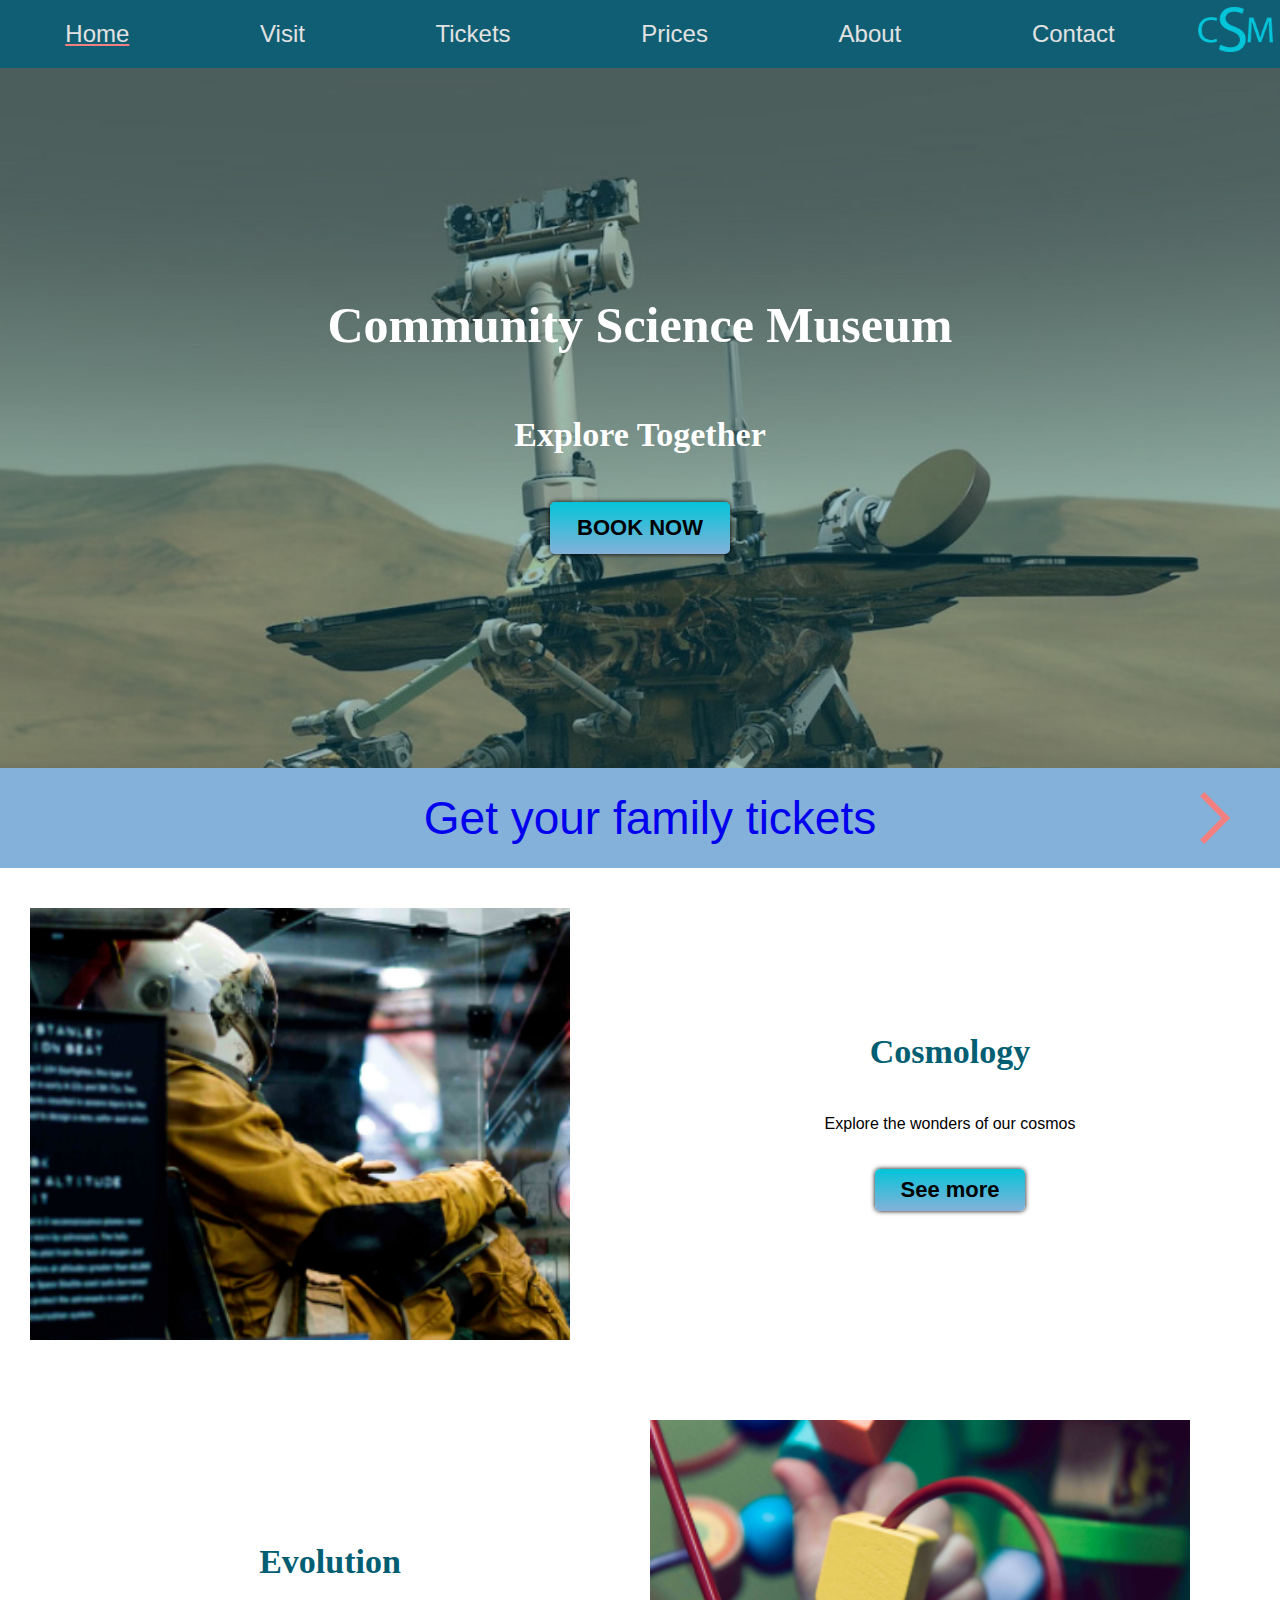
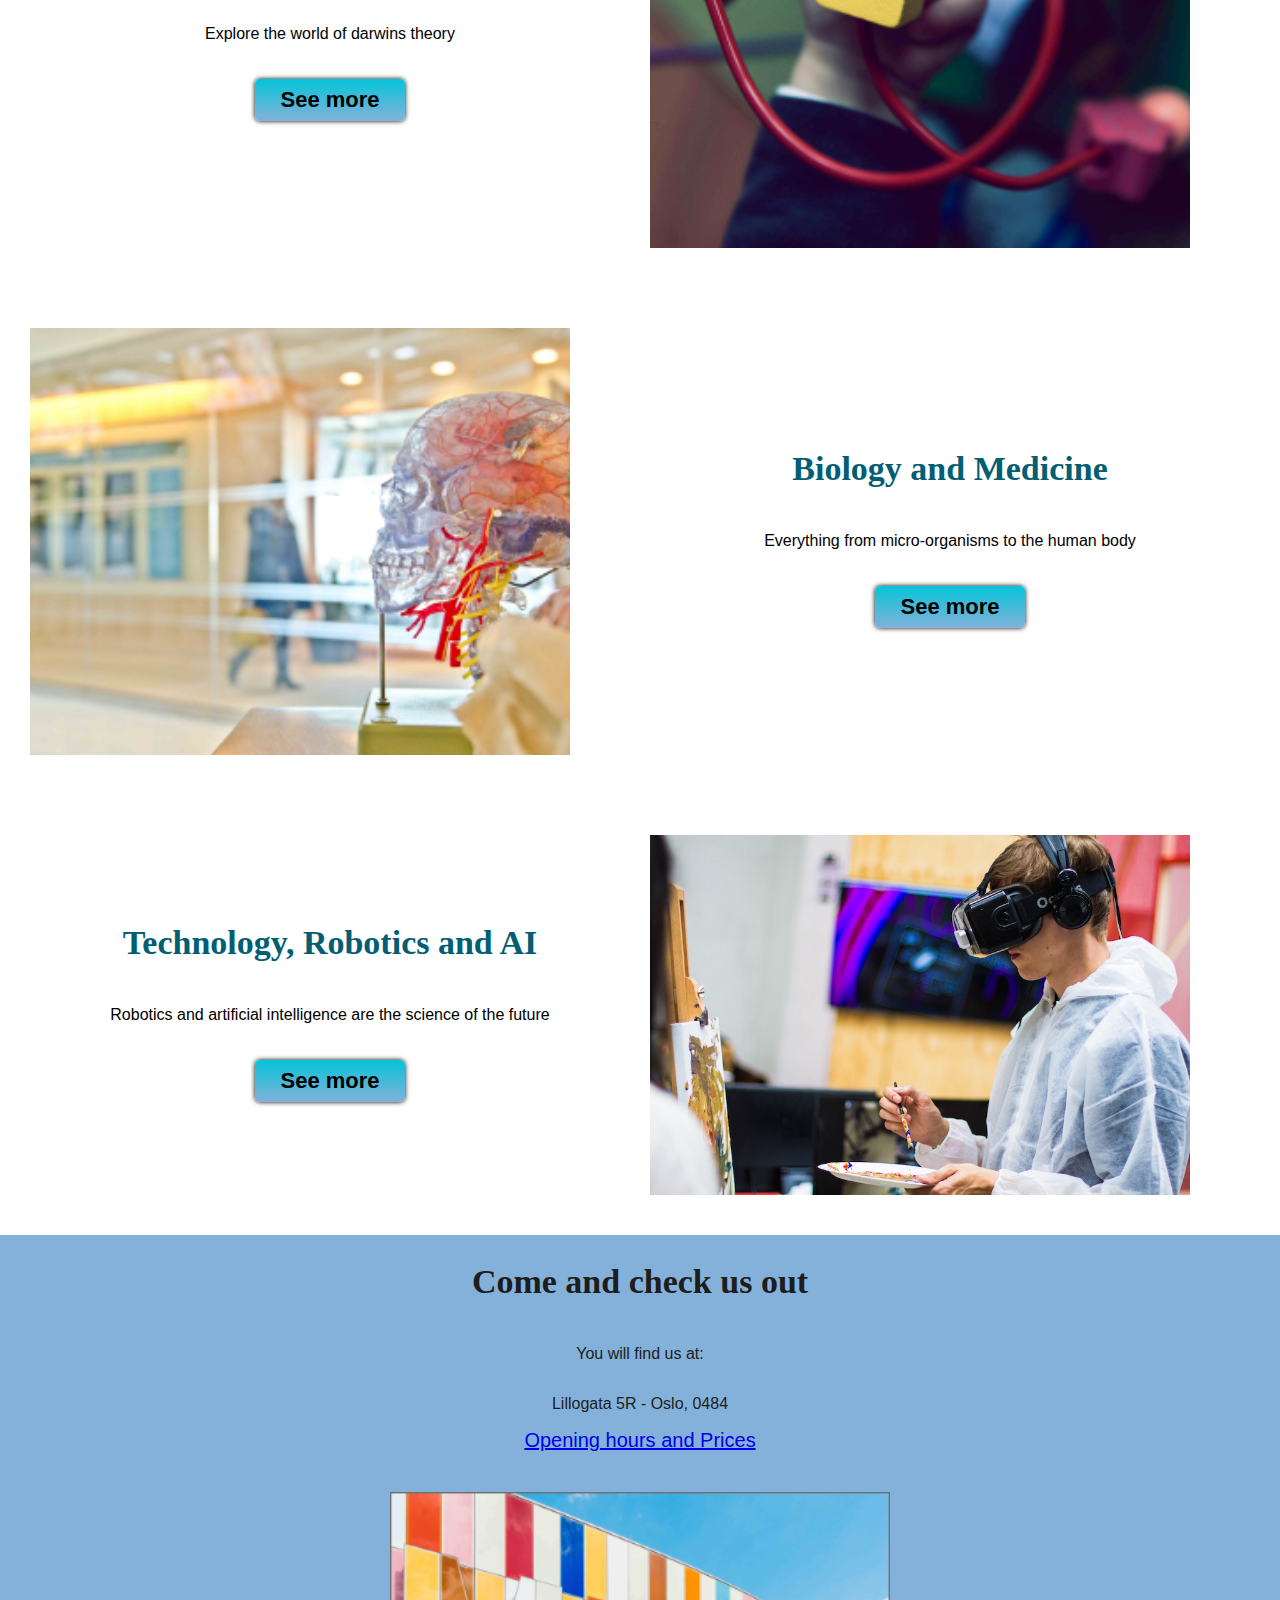
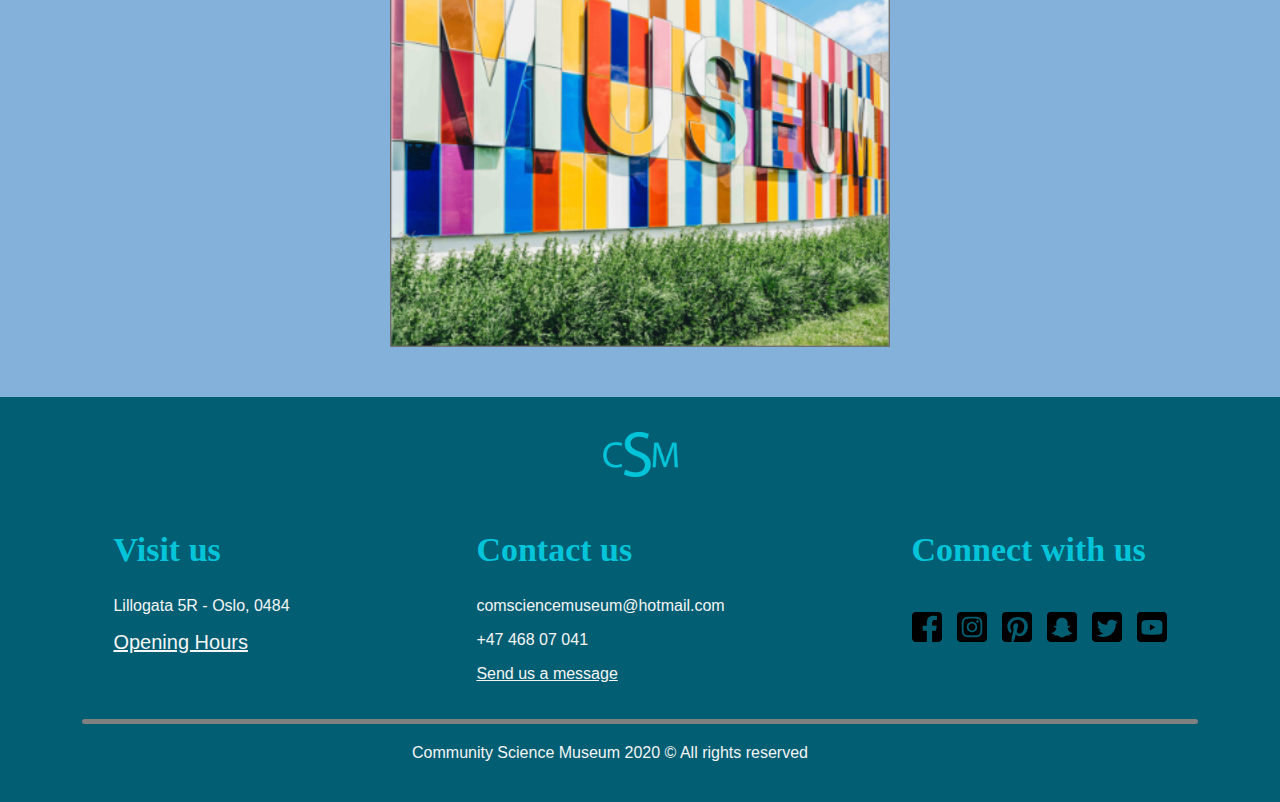
<file: index.html>
<!DOCTYPE html>
<html lang="en">
    <head>
        <meta charset="utf-8">
        <meta name="keywords" content="Community, science, museum, tech, technology, family, kids">
        <meta name="description" content="Welcome to Community Science Museum!">
        <meta name="viewport" content="width=device-width, initial-scale=1.0">
        <title>Community Science Museum</title>
        <link href="https://cdnjs.cloudflare.com/ajax/libs/font-awesome/5.12.1/css/all.min.css" rel="stylesheet">
        <link rel="stylesheet" href="styles.css">
    </head>
    <body>
        <header class="header">
            <label class="hamburger__icon" for="hamburger-menu"><i class="fas fa-bars"></i></label>
            <input type="checkbox" id="hamburger-menu">
            <a href="index.html"><img class="logo" src="images/logo-footer.png" alt="A logo of the letters: CSM"></a>
            <nav>
                <ul>
                    <a class="ul-active" href="index.html"><li>Home</li></a>
                    <a href="visit.html"><li>Visit</li></a>
                    <a href="tickets.html"><li>Tickets</li></a>
                    <a href="prices.html"><li>Prices</li></a>
                    <a href="about.html"><li>About</li></a>
                    <a href="contact.html"><li>Contact</li></a>
                </ul>
            </nav>
        </header>
        <main>
            <section class="topPage topPage-home">
                <h1 class="topPage__h1">Community Science Museum</h1>
                <h2 class="topPage__h2">Explore Together</h2>
                <a href="tickets.html#ticketsAnchor"><input class="button" type="button" name="" value="BOOK NOW"></a>
            </section>
            <section class="specialDeal">
                <a href="tickets.html#ticketsAnchor">
                    <div class="specialDeal__container">
                        <p>Get your family tickets</p>
                        <img src="images/red-arrow.svg" alt="Red line">
                    </div>
                </a>
            </section>
            <section>
                <section class="category space">
                    <img src="images/Boy-in-a-spacesuit.png" alt="Boy in a spacesuit">
                    <h2>Cosmology</h2>
                    <p>Explore the wonders of our cosmos</p>
                    <a href="visit.html#cosmologyAnchor"><input class="button button-small"  type="button" name="" value="See more"></a>
                    <div class="redHR redHR__category"></div>
                </section>
                <section class="category category-2">
                    <img src="images/pfycics-toy.png" alt="Childs hand playing with a toy">
                    <h2>Evolution</h2>
                    <p>Explore the world of darwins theory</p>
                    <a href="visit.html#evolutionAnchor"><input class="button button-small" type="button" name="" value="See more"></a>
                    <div class="redHR redHR__category"></div>
                </section>
                <section class="category">
                    <img src="images/transparant-skull.png" alt="Transparant skull">
                    <h2>Biology and Medicine</h2>
                    <p>Everything from micro-organisms to the human body</p>
                    <a href="visit.html#bioMedAnchor"><input class="button button-small" type="button" name="" value="See more"></a>
                    <div class="redHR redHR__category"></div>
                </section>
                <section class="category category-2">
                    <img src="images/paint-vr.jpg" alt="Childs hand playing with a toy">
                    <h2>Technology, Robotics and AI</h2>
                    <p>Robotics and artificial intelligence are the science of the future</p>
                    <a href="visit.html#techRobAnchor"><input class="button button-small" type="button" name="" value="See more"></a>
                </section>
            </section>
            <section class="checkUsOut">
                <h2>Come and check us out</h2>
                <p>You will find us at:</p>
                <p>Lillogata 5R - Oslo, 0484</p>
                <a href="visit.html#openingHours">Opening hours and Prices</a>
                <img src="images/museum-outside.png" alt="The museum from outside">
            </section>
        </main>
        <footer class="footer">
            <a href="index.html"><img class="logo logo__footer" src="images/logo-footer.png" alt="A logo of the letters: CSM"></a>
            <div class="redHR redHR__footer"></div>
            <section class="footer__visit">
                <h2>Visit us</h2>
                <p>Lillogata 5R - Oslo, 0484</p>
                <a href="visit.html#openHoursAnchor">Opening Hours</a>
            </section>
            <section class="footer__contact">
                <h2>Contact us</h2>
                <p>comsciencemuseum@hotmail.com</p>
                <p>+47 468 07 041</p>
                <a href="contact.html#contactAnchor"><p>Send us a message</p></a>
            </section>
            <section class="footer__connect">
                <h2>Connect with us</h2>
                <ul class="footer__socialMedia">
                    <li><a href=""><img src="images/facebook.svg" alt="Facebook logo"></a></li>
                    <li><a href=""><img src="images/instagram.svg" alt="Instagram logo"></a></li>
                    <li><a href=""><img src="images/pinterest.svg" alt="Pinterest logo"></a></li>
                    <li><a href=""><img src="images/snapchat.svg" alt="Snapchat logo"></a></li>
                    <li><a href=""><img src="images/twitter.svg" alt="Twitter logo"></a></li>
                    <li><a href=""><img src="images/youtube.svg" alt="Youtube logo"></a></li>
                </ul>
            </section>
            <div class="greyHR"></div>
            <section class="footer__rights">
                <p>Community Science Museum 2020 © All rights reserved</p>
            </section>
        </footer>
    </body>
</html>
</file>
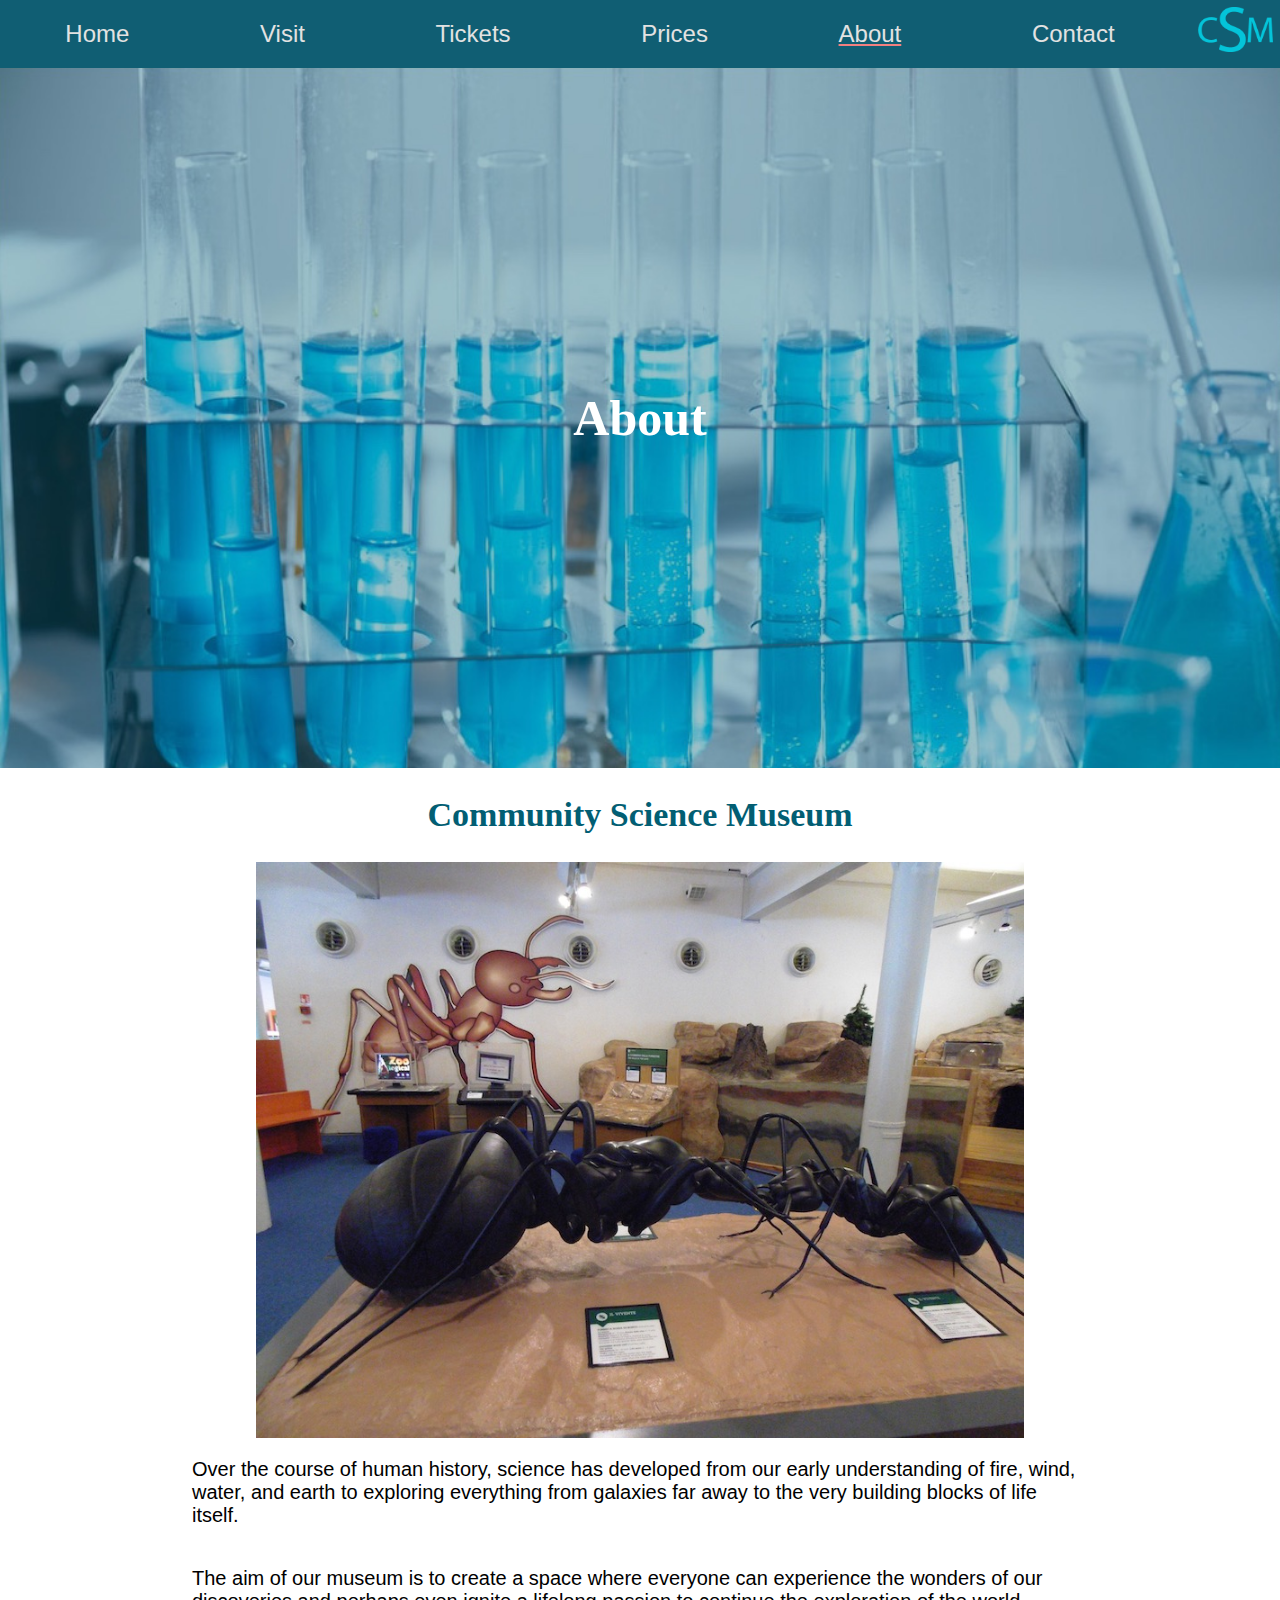
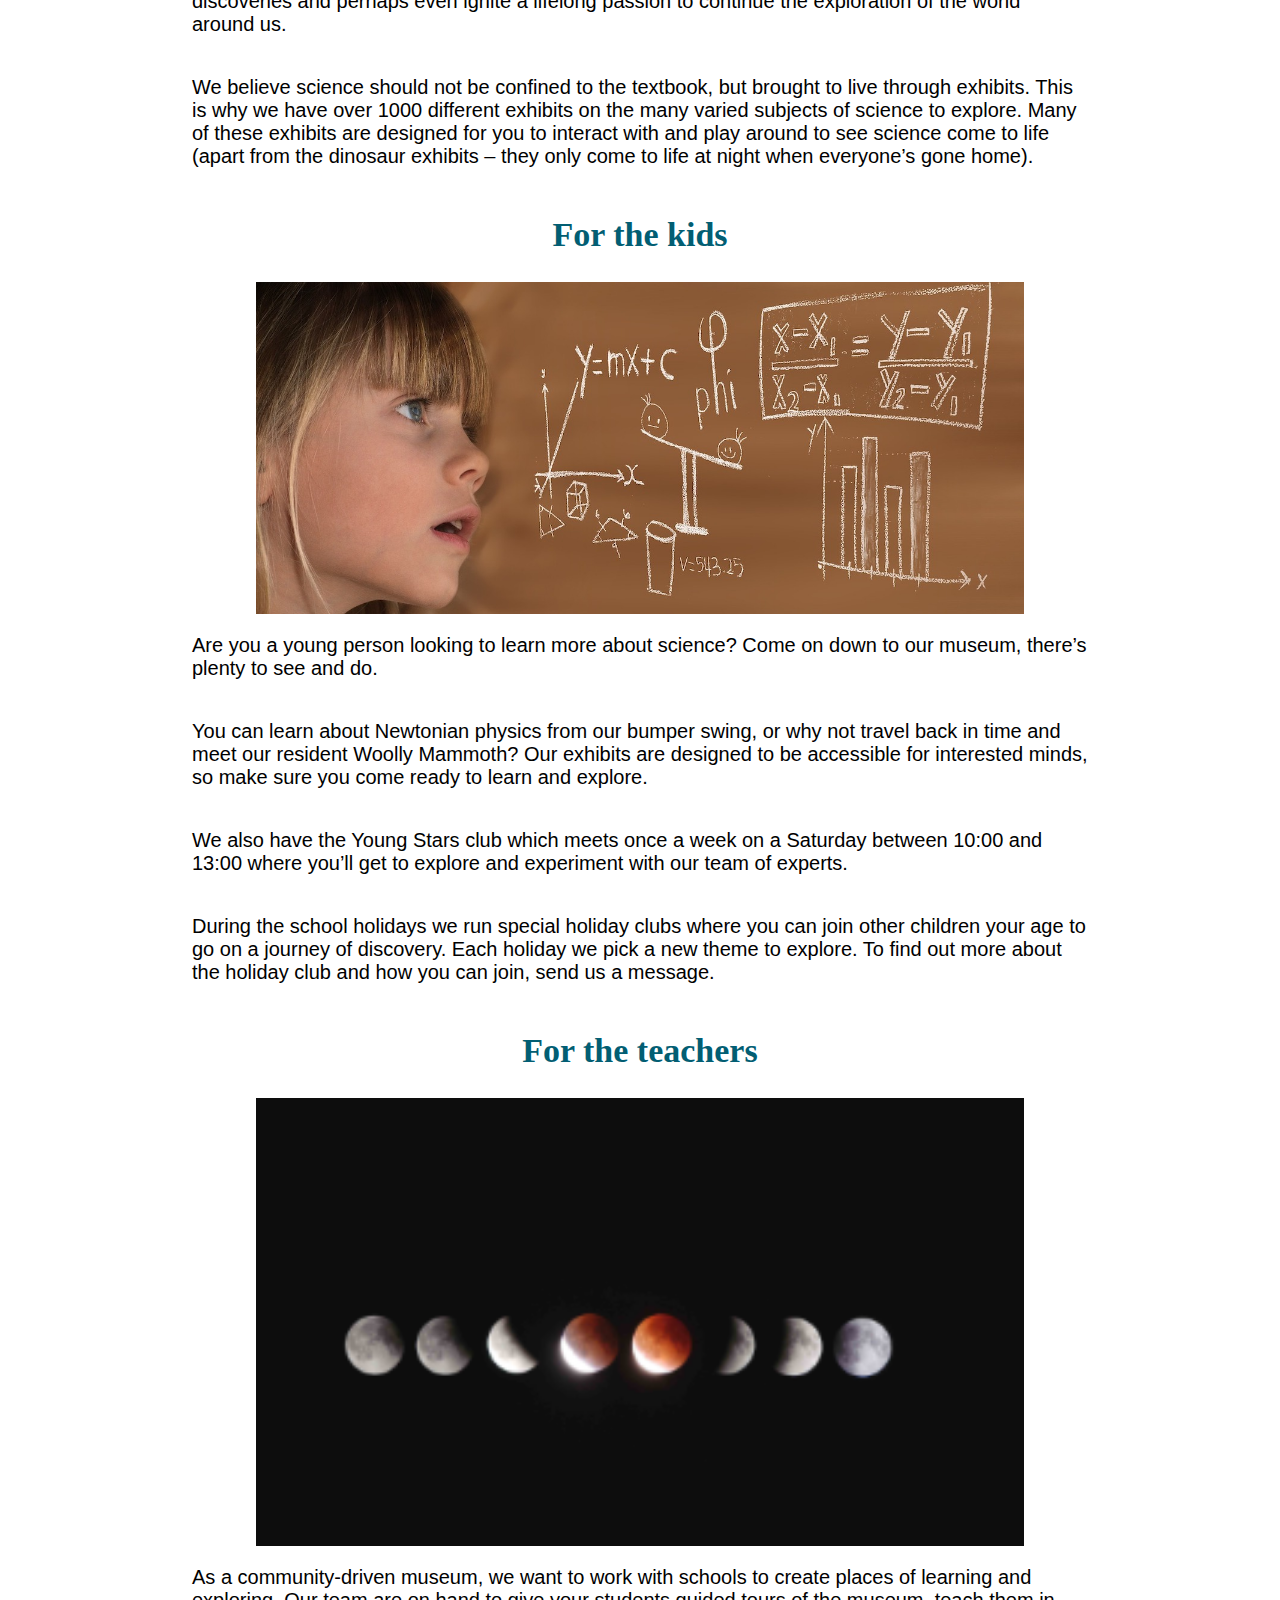
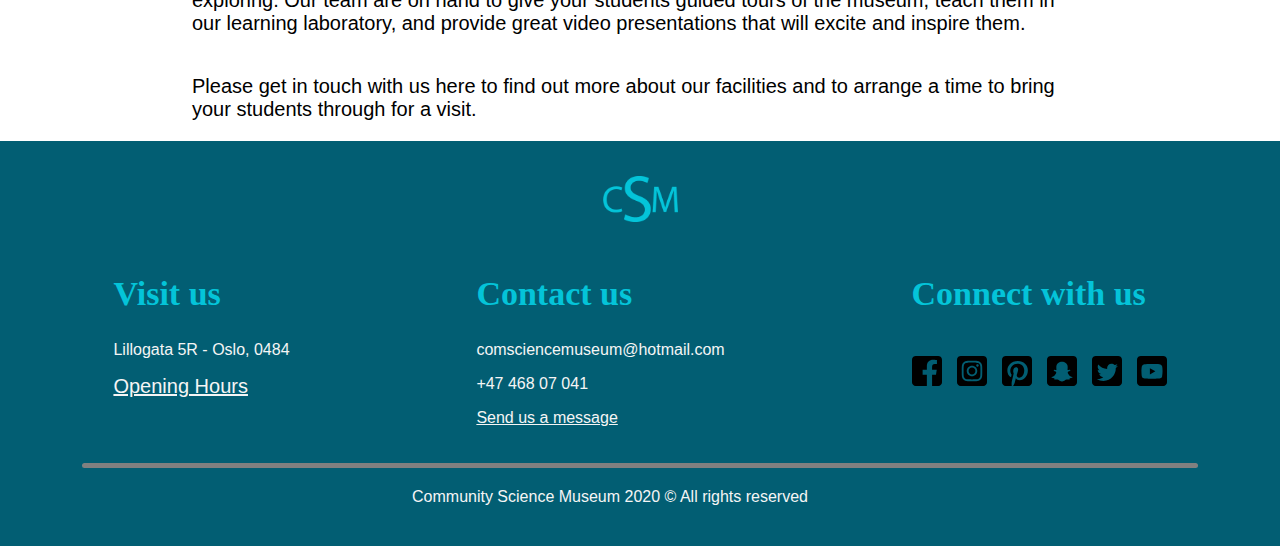
<file: about.html>
<!DOCTYPE html>
<html lang="en">
    <head>
        <meta charset="utf-8">
        <meta name="keywords" content="Community, science, museum, tech, technology, family, kids">
        <meta name="description" content="About us">
        <meta name="viewport" content="width=device-width, initial-scale=1.0">
        <title>About us</title>
        <link href="https://cdnjs.cloudflare.com/ajax/libs/font-awesome/5.12.1/css/all.min.css" rel="stylesheet">
        <link rel="stylesheet" href="styles.css">
    </head>
    <body>
        <header class="header">
            <label class="hamburger__icon" for="hamburger-menu"><i class="fas fa-bars"></i></label>
            <input type="checkbox" id="hamburger-menu">
            <a href="index.html"><img class="logo" src="images/logo-footer.png" alt="A logo of the letters: CSM"></a>
            <nav>
                <ul>
                    <a href="index.html"><li>Home</li></a>
                    <a href="visit.html"><li>Visit</li></a>
                    <a href="tickets.html"><li>Tickets</li></a>
                    <a href="prices.html"><li>Prices</li></a>
                    <a class="ul-active" href="about.html"><li>About</li></a>
                    <a href="contact.html"><li>Contact</li></a>
                </ul>
            </nav>
        </header>
        <main>
            <section class="topPage topPage-about">
                <h1>About</h1>
            </section>
            <section class="about__article">   
                <h2>Community Science Museum</h2>
                <img class="about__img" src="images/anths.jpg" alt="Man using a AI robot arm">
                <p>Over the course of human history, science has developed from our early understanding of fire, wind, water, and earth to exploring everything from galaxies far away to the very building blocks of life itself.</p>
                <p>The aim of our museum is to create a space where everyone can experience the wonders of our discoveries and perhaps even ignite a lifelong passion to continue the exploration of the world around us.</p>
                <p>We believe science should not be confined to the textbook, but brought to live through exhibits. This is why we have over 1000 different exhibits on the many varied subjects of science to explore. Many of these exhibits are designed for you to interact with and play around to see science come to life (apart from the dinosaur exhibits – they only come to life at night when everyone’s gone home).</p>
            </section>
            <section class="about__article">
                <h2>For the kids</h2>
                 <img class="about__img" src="images/girl-math.jpg" alt="Four skeletons illustrating evolution">
                <p>Are you a young person looking to learn more about science? Come on down to our museum, there’s plenty to see and do.
                <p>You can learn about Newtonian physics from our bumper swing, or why not travel back in time and meet our resident Woolly Mammoth? Our exhibits are designed to be accessible for interested minds, so make sure you come ready to learn and explore.</p>
                <p>We also have the Young Stars club which meets once a week on a Saturday between 10:00 and 13:00 where you’ll get to explore and experiment with our team of experts.</p>
                <p>During the school holidays we run special holiday clubs where you can join other children your age to go on a journey of discovery. Each holiday we pick a new theme to explore. To find out more about the holiday club and how you can join, send us a message.</p>
            </section>
            <section class="about__article">
                <h2>For the teachers</h2>
                <img class="about__img" src="images/moon-shades.png" alt="Pictures of the moon in different types of shades">  
                <p>As a community-driven museum, we want to work with schools to create places of learning and exploring. Our team are on hand to give your students guided tours of the museum, teach them in our learning laboratory, and provide great video presentations that will excite and inspire them.</p>
                <p>Please get in touch with us here to find out more about our facilities and to arrange a time to bring your students through for a visit.</p>
                      
            </section>
        </main>
        <footer class="footer">
            <a href="index.html"><img class="logo logo__footer" src="images/logo-footer.png" alt="A logo of the letters: CSM"></a>
            <div class="redHR redHR__footer"></div>
            <section class="footer__visit">
                <h2>Visit us</h2>
                <p>Lillogata 5R - Oslo, 0484</p>
                <a href="visit.html#openHoursAnchor">Opening Hours</a>
            </section>
            <section class="footer__contact">
                <h2>Contact us</h2>
                <p>comsciencemuseum@hotmail.com</p>
                <p>+47 468 07 041</p>
                <a href="contact.html#contactAnchor"><p>Send us a message</p></a>
            </section>
            <section class="footer__connect">
                <h2>Connect with us</h2>
                <ul class="footer__socialMedia">
                    <li><a href=""><img src="images/facebook.svg" alt="Facebook logo"></a></li>
                    <li><a href=""><img src="images/instagram.svg" alt="Instagram logo"></a></li>
                    <li><a href=""><img src="images/pinterest.svg" alt="Pinterest logo"></a></li>
                    <li><a href=""><img src="images/snapchat.svg" alt="Snapchat logo"></a></li>
                    <li><a href=""><img src="images/twitter.svg" alt="Twitter logo"></a></li>
                    <li><a href=""><img src="images/youtube.svg" alt="Youtube logo"></a></li>
                </ul>
            </section>
            <div class="greyHR"></div>
            <section class="footer__rights">
                <p>Community Science Museum 2020 © All rights reserved</p>
            </section>
        </footer>
    </body>
</html>
</file>
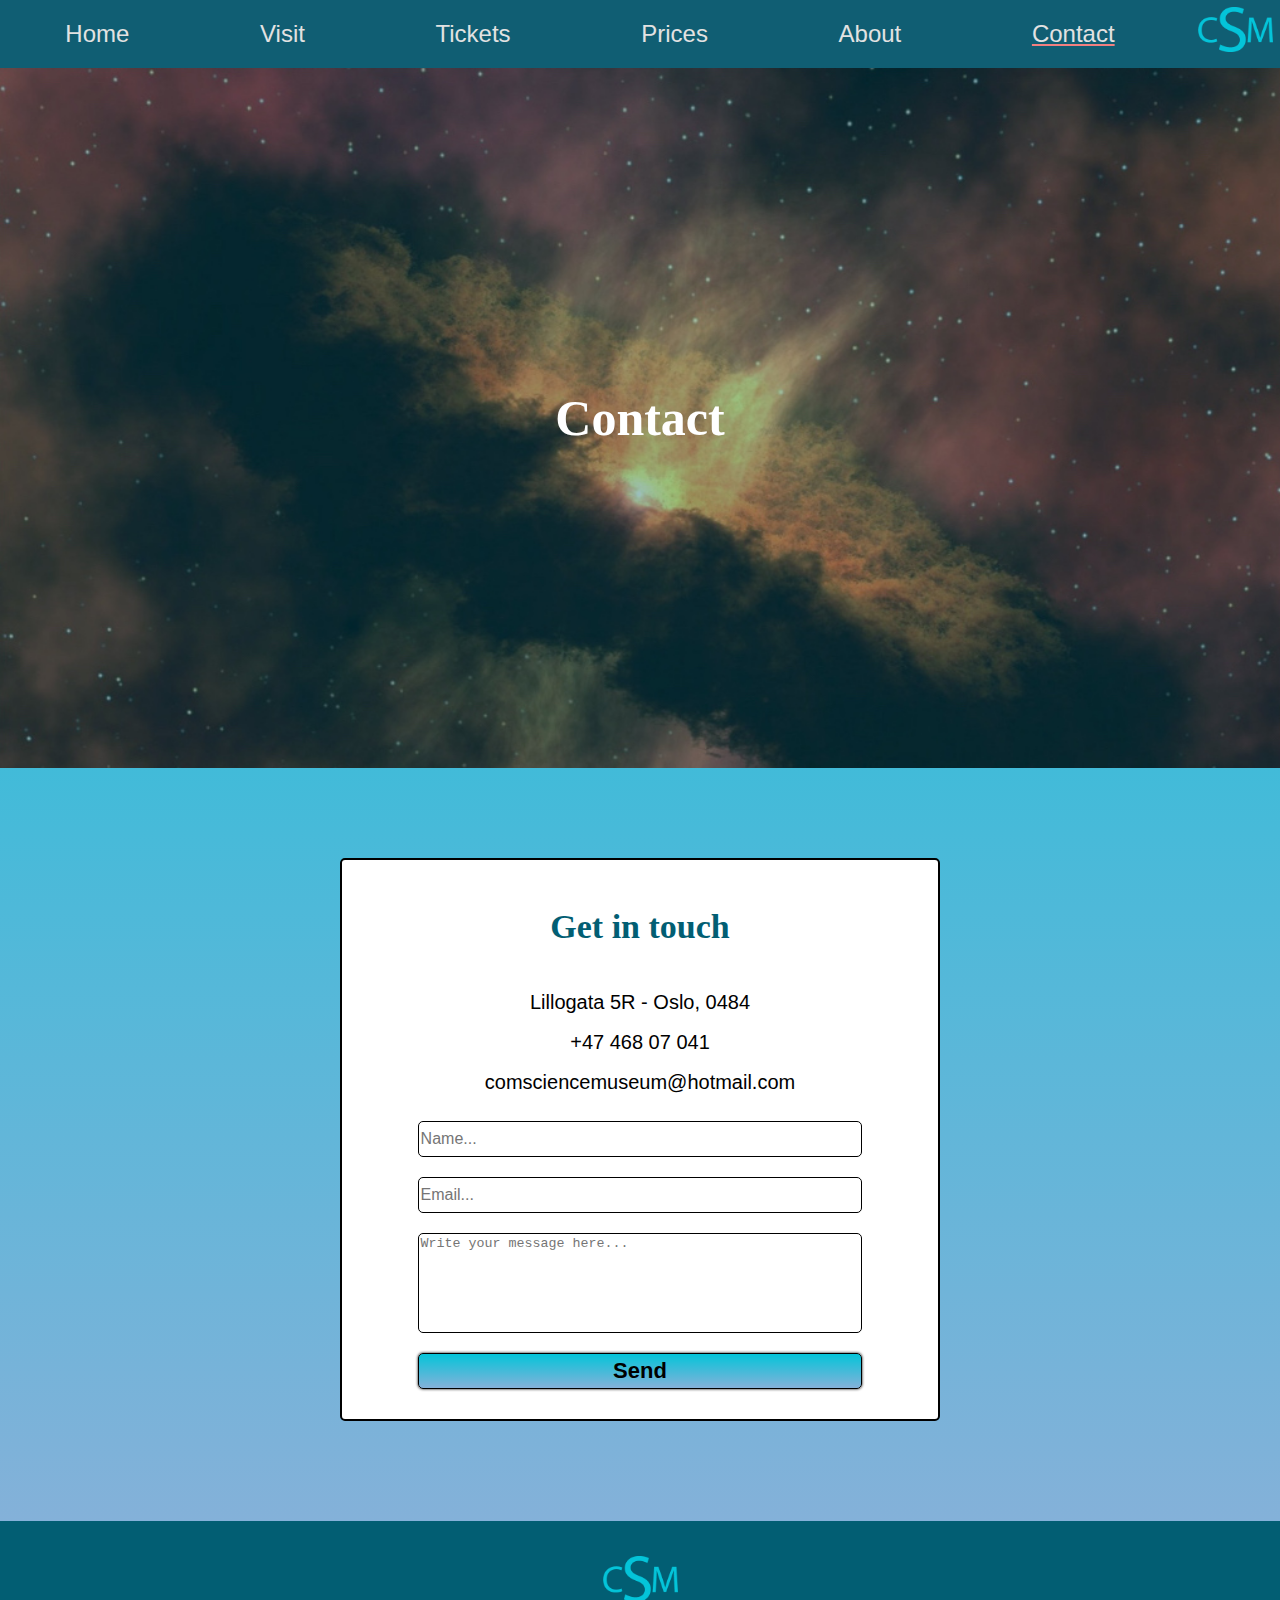
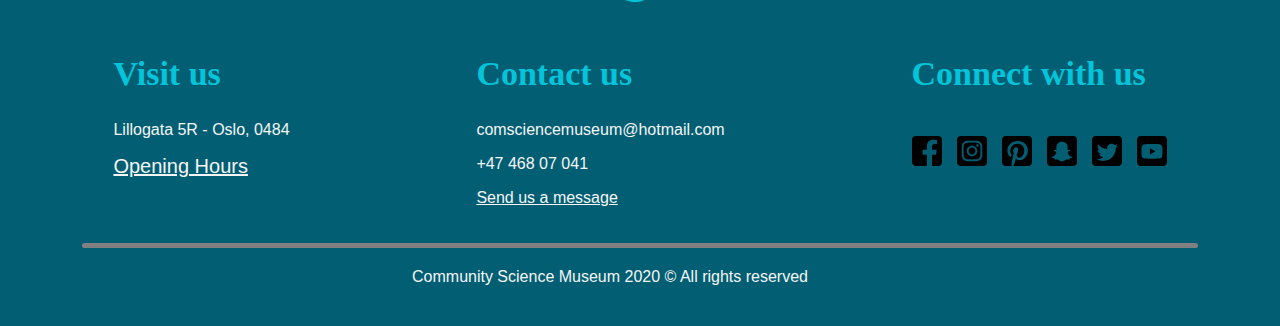
<file: contact.html>
<!DOCTYPE html>
<html lang="en">
    <head>
        <meta charset="utf-8">
        <meta name="keywords" content="Community, science, museum, tech, technology, family, kids">
        <meta name="description" content="Contact us">
        <meta name="viewport" content="width=device-width, initial-scale=1.0">
        <title>Contact</title>
         <link href="https://cdnjs.cloudflare.com/ajax/libs/font-awesome/5.12.1/css/all.min.css" rel="stylesheet">
        <link rel="stylesheet" href="styles.css">
    </head>
    <body>
        <header class="header">
            <label class="hamburger__icon" for="hamburger-menu"><i class="fas fa-bars"></i></label>
            <input type="checkbox" id="hamburger-menu">
           <a href="index.html"><img class="logo" src="images/logo-footer.png" alt="A logo of the letters: CSM"></a>
            <nav>
                <ul>
                    <a href="index.html"><li>Home</li></a>
                    <a href="visit.html"><li>Visit</li></a>
                    <a href="tickets.html"><li>Tickets</li></a>
                    <a href="prices.html"><li>Prices</li></a>
                    <a href="about.html"><li>About</li></a>
                    <a class="ul-active" href="contact.html"><li>Contact</li></a>
                </ul>
            </nav>
        </header>
        <main class="contact">
            <section class="topPage topPage-contact">
                <h1>Contact</h1>
            </section>
            <section class="contact__form" id="contactAnchor">
            <h2>Get in touch</h2>
                <ul>
                    <li>Lillogata 5R - Oslo, 0484</li>
                    <li>+47 468 07 041</li>
                    <li>comsciencemuseum@hotmail.com</li>
                </ul>
                <input class="contact__form-input" type="text" name="" placeholder="Name...">
                <input class="contact__form-input" type="email" name="" placeholder="Email...">
                <textarea class="contact__form-input contact__form-message" type="text" name="" placeholder="Write your message here..."></textarea>
                <input class="contact__form-input button button-contactForm" type="button" name="" value="Send">
            </section>
        </main>
      <footer class="footer">
            <a href="index.html"><img class="logo logo__footer" src="images/logo-footer.png" alt="A logo of the letters: CSM"></a>
            <div class="redHR redHR__footer"></div>
            <section class="footer__visit">
                <h2>Visit us</h2>
                <p>Lillogata 5R - Oslo, 0484</p>
                <a href="visit.html#openHoursAnchor">Opening Hours</a>
            </section>
            <section class="footer__contact">
                <h2>Contact us</h2>
                <p>comsciencemuseum@hotmail.com</p>
                <p>+47 468 07 041</p>
                <a href="contact.html#contactAnchor"><p>Send us a message</p></a>
            </section>
            <section class="footer__connect">
                <h2>Connect with us</h2>
                <ul class="footer__socialMedia">
                    <li><a href=""><img src="images/facebook.svg" alt="Facebook logo"></a></li>
                    <li><a href=""><img src="images/instagram.svg" alt="Instagram logo"></a></li>
                    <li><a href=""><img src="images/pinterest.svg" alt="Pinterest logo"></a></li>
                    <li><a href=""><img src="images/snapchat.svg" alt="Snapchat logo"></a></li>
                    <li><a href=""><img src="images/twitter.svg" alt="Twitter logo"></a></li>
                    <li><a href=""><img src="images/youtube.svg" alt="Youtube logo"></a></li>
                </ul>
            </section>
            <div class="greyHR"></div>
            <section class="footer__rights">
                <p>Community Science Museum 2020 © All rights reserved</p>
            </section>
        </footer>
    </body>
</html>
</file>
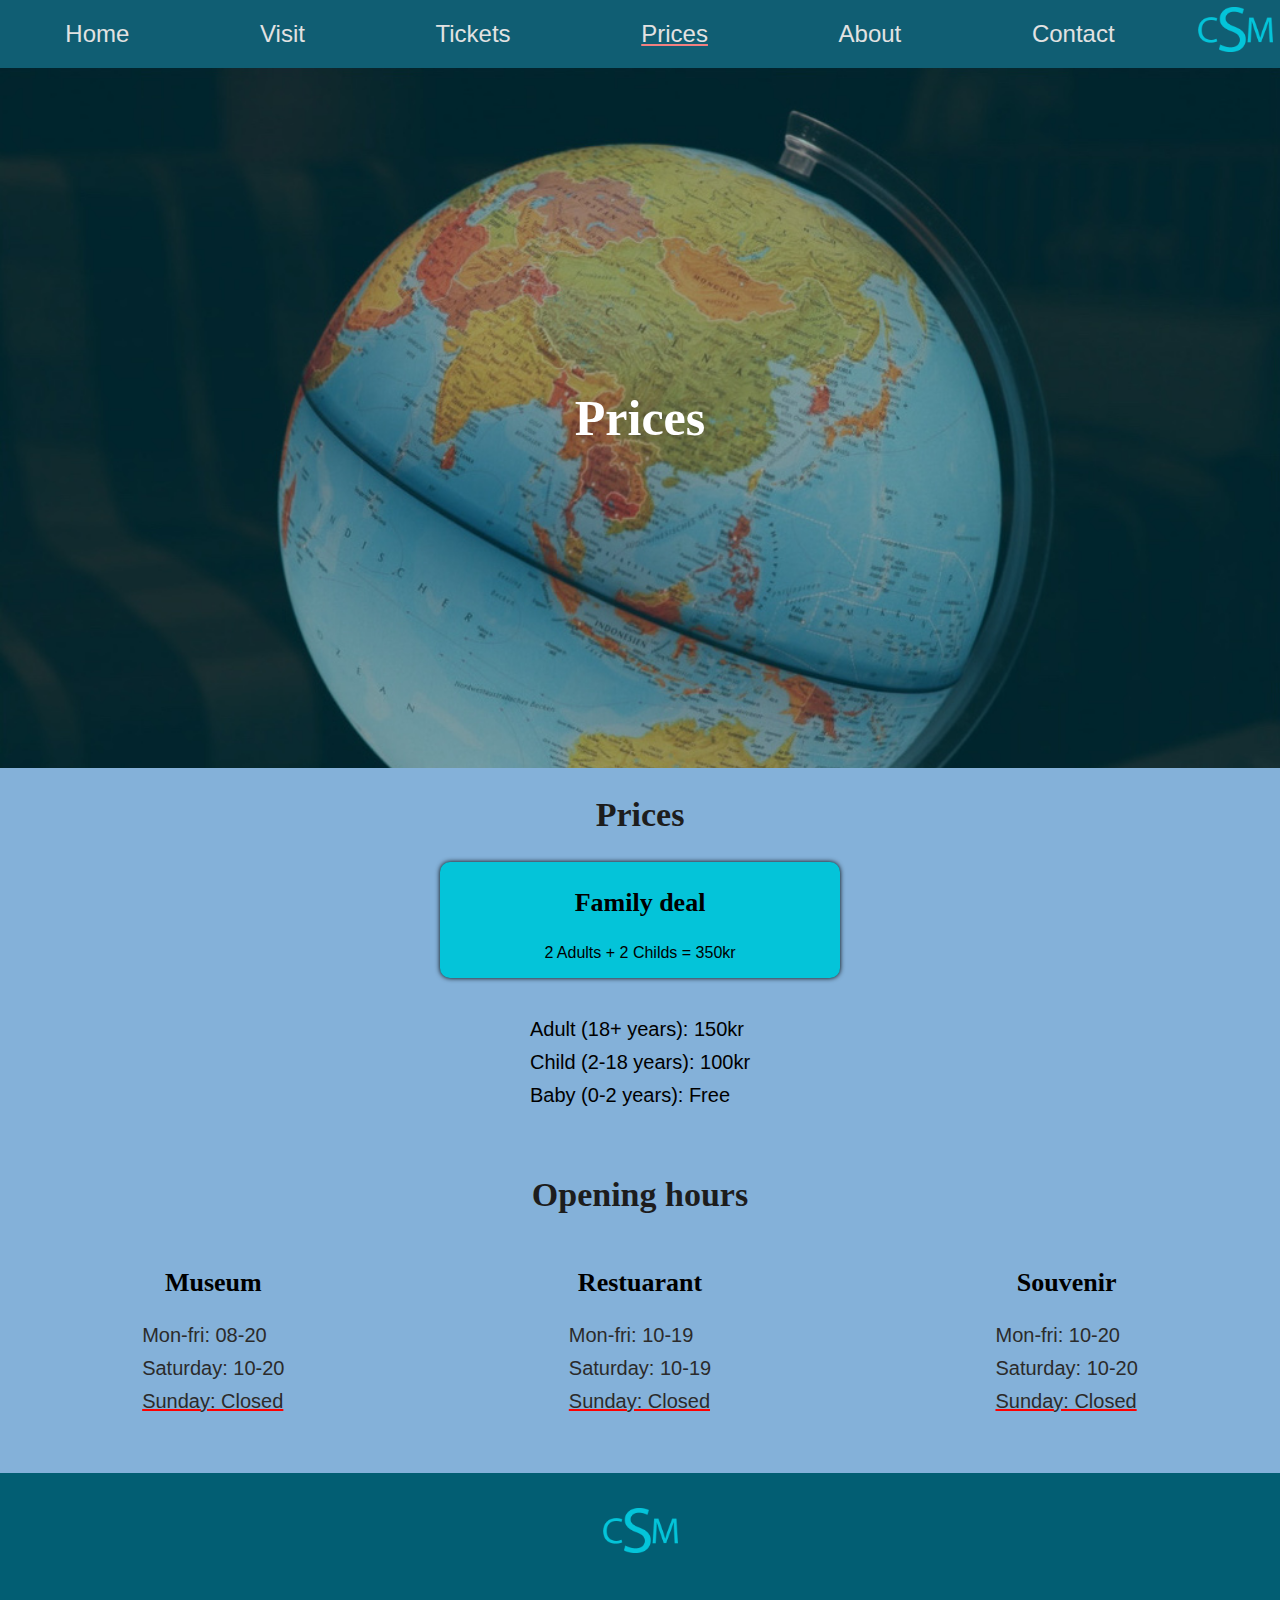
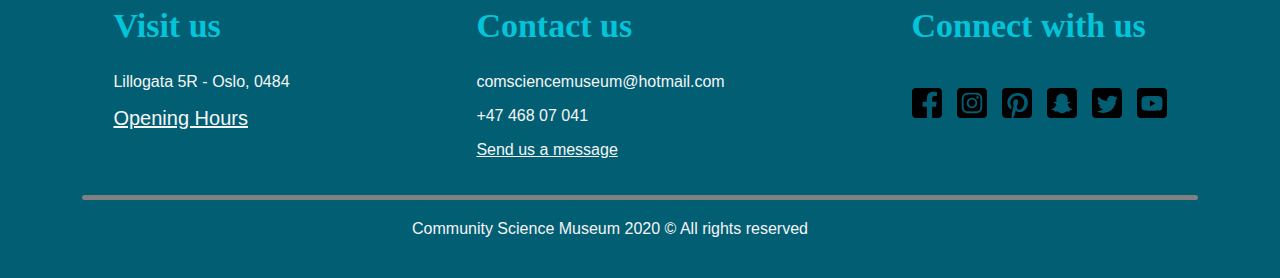
<file: prices.html>
<!DOCTYPE html>
<html lang="en">
    <head>
        <meta charset="utf-8">
        <meta name="keywords" content="Community, science, museum, tech, technology, family, kids">
        <meta name="description" content="Prices and opening hours">
        <meta name="viewport" content="width=device-width, initial-scale=1.0">
        <title>Prices</title>
        <link href="https://cdnjs.cloudflare.com/ajax/libs/font-awesome/5.12.1/css/all.min.css" rel="stylesheet">
        <link rel="stylesheet" href="styles.css">
    </head>
    <body>
        <header class="header">
            <label class="hamburger__icon" for="hamburger-menu"><i class="fas fa-bars"></i></label>
            <input type="checkbox" id="hamburger-menu">
           <a href="index.html"><img class="logo" src="images/logo-footer.png" alt="A logo of the letters: CSM"></a>
            <nav>
                <ul>
                    <a href="index.html"><li>Home</li></a>
                    <a href="visit.html"><li>Visit</li></a>
                    <a href="tickets.html"><li>Tickets</li></a>
                    <a class="ul-active" href="prices.html"><li>Prices</li></a>
                    <a href="about.html"><li>About</li></a>
                    <a href="contact.html"><li>Contact</li></a>
                </ul>
            </nav>
        </header>
        <main>
            <section class="topPage topPage-prices">
                <h1>Prices</h1>
            </section>
            <section class="visit__info" id="openingHours">
                <section class="prices">
                    <h2>Prices</h2>
                    <div class="familyDeal">
                        <h3>Family deal</h3>
                        <p>2 Adults + 2 Childs = 350kr</p>
                    </div>
                    <ul>
                        <li>Adult (18+ years): 150kr</li>
                        <li>Child (2-18 years): 100kr</li>
                        <li>Baby (0-2 years): Free</li>
                    </ul>
                </section>
                <section class="openHours">
                    <h2 id="openHoursAnchor">Opening hours</h2>
                    <div>
                        <h3>Museum</h3>
                        <ul>
                            <li>Mon-fri: 08-20</li>
                            <li>Saturday: 10-20</li>
                            <li>Sunday: Closed</li>
                        </ul>
                    </div>
                    <div>
                        <h3>Restuarant</h3>
                        <ul>
                            <li>Mon-fri: 10-19</li>
                            <li>Saturday: 10-19</li>
                            <li>Sunday: Closed</li>
                        </ul>
                    </div>
                    <div>
                        <h3>Souvenir</h3>
                        <ul>
                            <li>Mon-fri: 10-20</li>
                            <li>Saturday: 10-20</li>
                            <li>Sunday: Closed</li>
                        </ul>
                    </div>
                </section>
            </section>
        </main>
        <footer class="footer">
            <a href="index.html"><img class="logo logo__footer" src="images/logo-footer.png" alt="A logo of the letters: CSM"></a>
            <div class="redHR redHR__footer"></div>
            <section class="footer__visit">
                <h2>Visit us</h2>
                <p>Lillogata 5R - Oslo, 0484</p>
                <a href="visit.html#openHoursAnchor">Opening Hours</a>
            </section>
            <section class="footer__contact">
                <h2>Contact us</h2>
                <p>comsciencemuseum@hotmail.com</p>
                <p>+47 468 07 041</p>
                <a href="contact.html#contactAnchor"><p>Send us a message</p></a>
            </section>
            <section class="footer__connect">
                <h2>Connect with us</h2>
                <ul class="footer__socialMedia">
                    <li><a href=""><img src="images/facebook.svg" alt="Facebook logo"></a></li>
                    <li><a href=""><img src="images/instagram.svg" alt="Instagram logo"></a></li>
                    <li><a href=""><img src="images/pinterest.svg" alt="Pinterest logo"></a></li>
                    <li><a href=""><img src="images/snapchat.svg" alt="Snapchat logo"></a></li>
                    <li><a href=""><img src="images/twitter.svg" alt="Twitter logo"></a></li>
                    <li><a href=""><img src="images/youtube.svg" alt="Youtube logo"></a></li>
                </ul>
            </section>
            <div class="greyHR"></div>
            <section class="footer__rights">
                <p>Community Science Museum 2020 © All rights reserved</p>
            </section>
        </footer>
    </body>
</html>
</file>
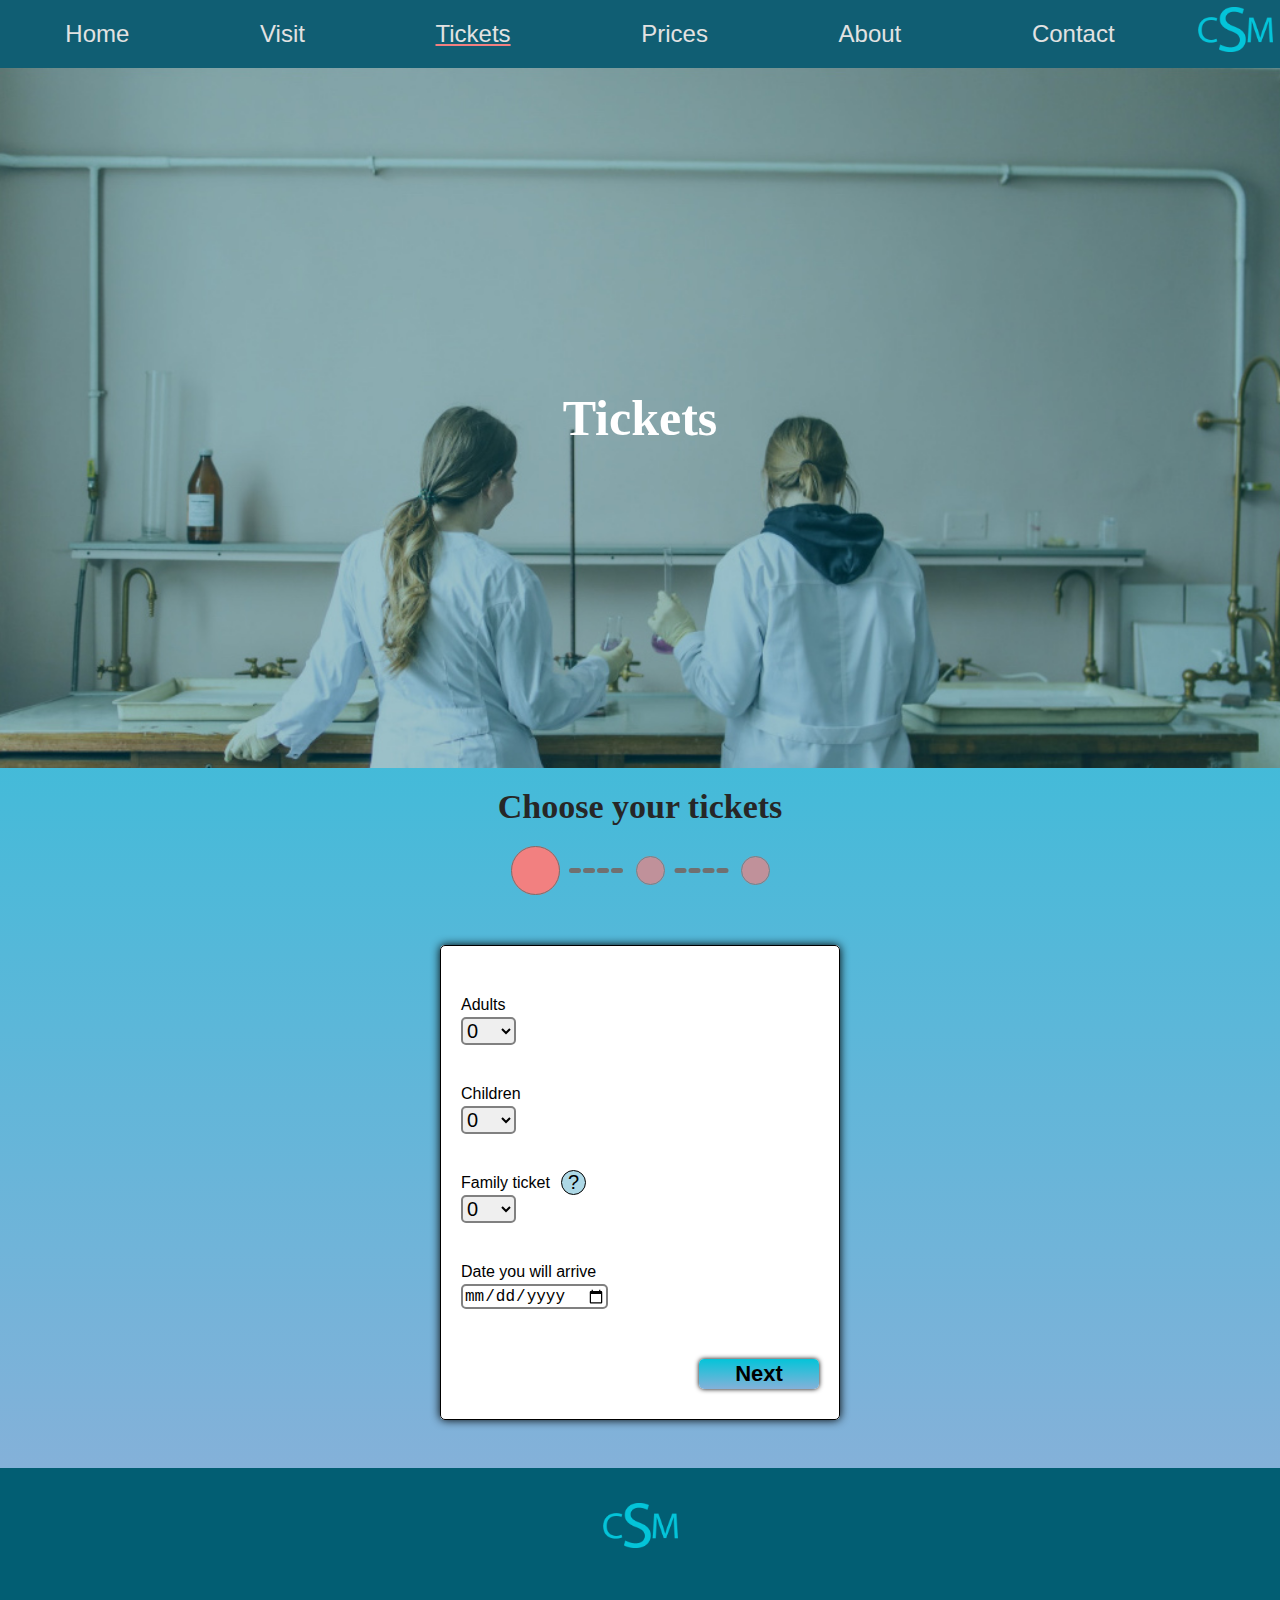
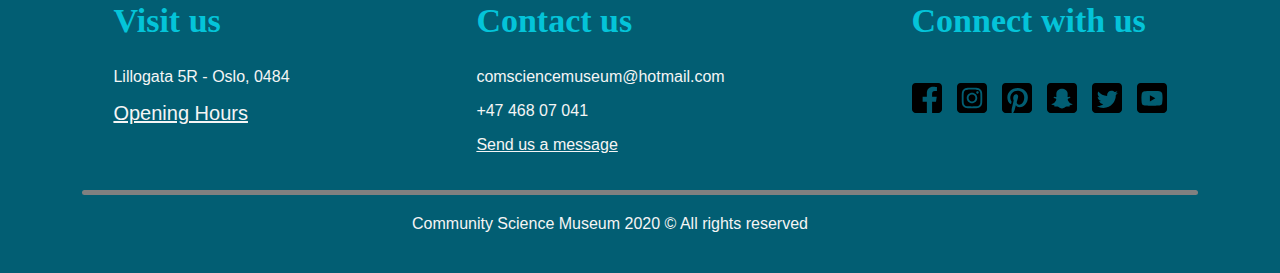
<file: tickets.html>
<!DOCTYPE html>
<html lang="en">
    <head>
        <meta charset="utf-8">
        <meta name="keywords" content="Community, science, museum, tech, technology, family, kids">
        <meta name="description" content="Get your tickets">
        <meta name="viewport" content="width=device-width, initial-scale=1.0">
        <title>Tickets</title>
        <link href="https://cdnjs.cloudflare.com/ajax/libs/font-awesome/5.12.1/css/all.min.css" rel="stylesheet">
        <link rel="stylesheet" href="styles.css">
    </head>
    <body>
        <header class="header">
            <label class="hamburger__icon" for="hamburger-menu"><i class="fas fa-bars"></i></label>
            <input type="checkbox" id="hamburger-menu">
            <a href="index.html"><img class="logo" src="images/logo-footer.png" alt="A logo of the letters: CSM"></a>
            <nav>
                <ul>
                    <a href="index.html"><li>Home</li></a>
                    <a href="visit.html"><li>Visit</li></a>
                    <a class="ul-active" href="tickets.html"><li>Tickets</li></a>
                    <a href="prices.html"><li>Prices</li></a>
                    <a href="about.html"><li>About</li></a>
                    <a href="contact.html"><li>Contact</li></a>
                </ul>
            </nav>
        </header>
        <main class="ticketsPage">
            <section class="topPage topPage-tickets">
                <h1>Tickets</h1>
            </section>
            <section class="tickets__form-container" id="ticketsAnchor">
                <h2>Choose your tickets</h2>
                <div><img src="images/progress-1.svg" alt="Vector image of a 'progress bar'" usemap="#progress-circle1"></div>
                <map name="progress-circle1">
                    <area target="_self" alt="Progress Bar" title="Progress Bar" href="tickets.html#ticketsAnchor" coords="1,1,50,48" shape="rect">
                    <area target="_self" alt="Progress Bar" title="Progress Bar" href="tickets_2.html#ticketsAnchor2" coords="120,5,157,42" shape="rect">
                    <area target="_self" alt="Progress Bar" title="Progress Bar" href="tickets_3.html#ticketsAnchor3" coords="225,5,258,43" shape="rect"> 
                </map>
                <form>
                    <fieldset class="tickets__form tickets__form-1">
                        <label for="adults">Adults</label>
                        <select id="adults" name="Adults">
                            <option name="0">0</option>
                            <option name="1">1</option>
                            <option name="2">2</option>
                            <option name="3">3</option>
                            <option name="4">4</option>
                            <option name="5">5</option>
                            <option name="6">6</option>
                            <option name="7">7</option>
                            <option name="8">8</option>
                            <option name="9">9</option>
                        </select>
                        <label for="children">Children</label>
                        <select id="children" name="Children">
                            <option name="0">0</option>
                            <option name="1">1</option>
                            <option name="2">2</option>
                            <option name="3">3</option>
                            <option name="4">4</option>
                            <option name="5">5</option>
                            <option name="6">6</option>
                            <option name="7">7</option>
                            <option name="8">8</option>
                            <option name="9">9</option>
                        </select>
                        <label for="family">Family ticket</label>
                        <div class="hintBox">?
                            <span class="hintBox__text">1 Family ticket = 2 Children tickets and 2 Adults tickets</span>
                        </div>
                        <div class="hintbox-mobile">
                           
                            <input type="checkbox" id="hintbox" class="visually-hidden">
                             <label class="hintbox__label" for="hintbox">?</label>
                            <div class="hintbox__text"></div>
                        </div>
                        <select id="family" name="Family">
                            <option name="0">0</option>
                            <option name="1">1</option>
                            <option name="2">2</option>
                            <option name="3">3</option>
                            <option name="4">4</option>
                            <option name="5">5</option>
                            <option name="6">6</option>
                            <option name="7">7</option>
                            <option name="8">8</option>
                            <option name="9">9</option>
                        </select>
                        <label for="arrivalDate">Date you will arrive</label>
                        <input id="arrivalDate" type="date" name="Date you will arrive">
                        <a href="tickets_2.html"><input class="button button-ticketsForm" type="button" name="" value="Next"></a>
                    </fieldset>
                </form>
            </section>  
        </main>
        <footer class="footer">
            <a href="index.html"><img class="logo logo__footer" src="images/logo-footer.png" alt="A logo of the letters: CSM"></a>
            <div class="redHR redHR__footer"></div>
            <section class="footer__visit">
                <h2>Visit us</h2>
                <p>Lillogata 5R - Oslo, 0484</p>
                <a href="visit.html#openHoursAnchor">Opening Hours</a>
            </section>
            <section class="footer__contact">
                <h2>Contact us</h2>
                <p>comsciencemuseum@hotmail.com</p>
                <p>+47 468 07 041</p>
                <a href="contact.html#contactAnchor"><p>Send us a message</p></a>
            </section>
            <section class="footer__connect">
                <h2>Connect with us</h2>
                <ul class="footer__socialMedia">
                    <li><a href=""><img src="images/facebook.svg" alt="Facebook logo"></a></li>
                    <li><a href=""><img src="images/instagram.svg" alt="Instagram logo"></a></li>
                    <li><a href=""><img src="images/pinterest.svg" alt="Pinterest logo"></a></li>
                    <li><a href=""><img src="images/snapchat.svg" alt="Snapchat logo"></a></li>
                    <li><a href=""><img src="images/twitter.svg" alt="Twitter logo"></a></li>
                    <li><a href=""><img src="images/youtube.svg" alt="Youtube logo"></a></li>
                </ul>
            </section>
            <div class="greyHR"></div>
            <section class="footer__rights">
                <p>Community Science Museum 2020 © All rights reserved</p>
            </section>
        </footer>
    </body>
</html>
</file>
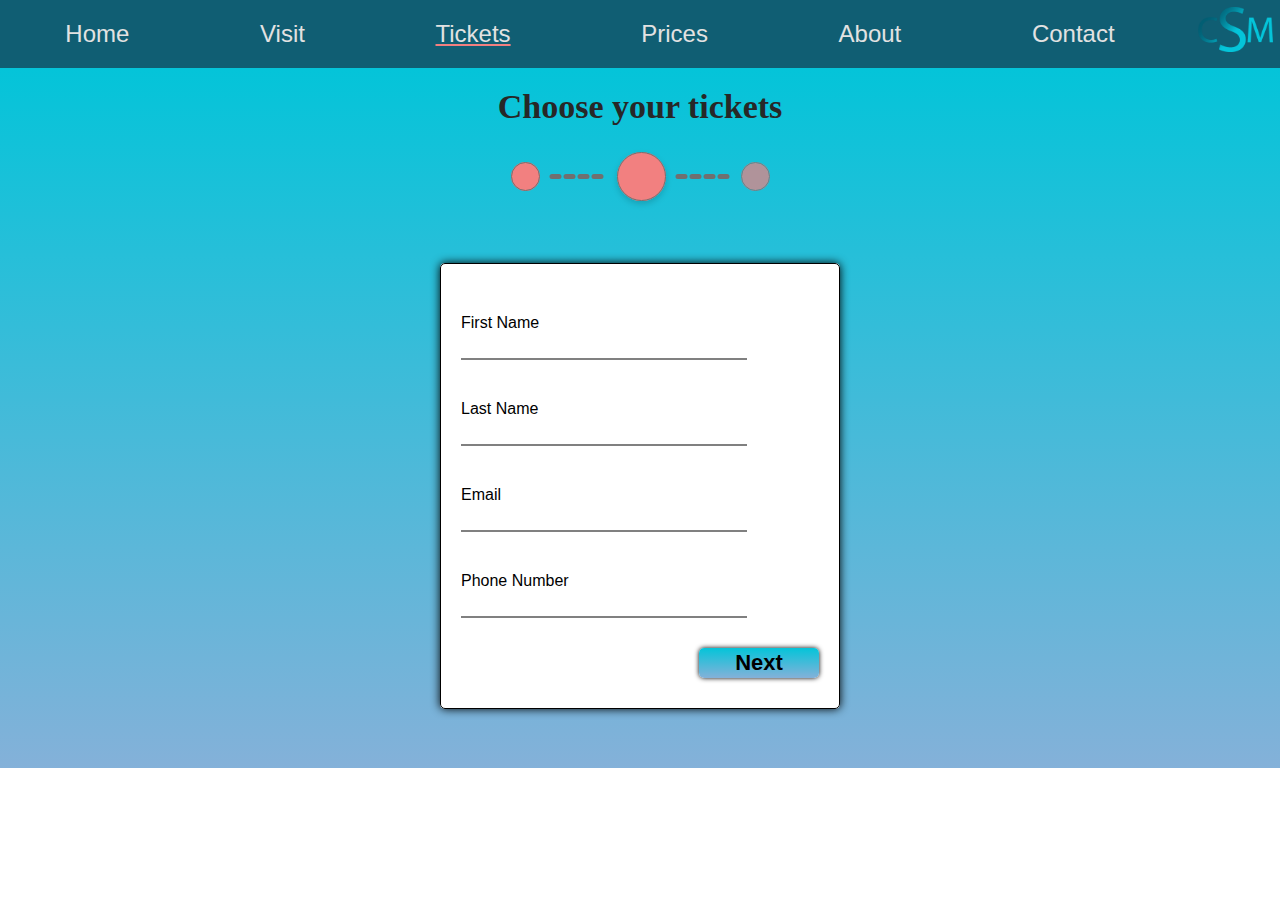
<file: tickets_2.html>
<!DOCTYPE html>
<html lang="en">
    <head>
        <meta charset="utf-8">
        <meta name="keywords" content="Community, science, museum, tech, technology, family, kids">
        <meta name="description" content="Get your tickets">
        <meta name="viewport" content="width=device-width, initial-scale=1.0">
        <title>Tickets</title>
        <link href="https://cdnjs.cloudflare.com/ajax/libs/font-awesome/5.12.1/css/all.min.css" rel="stylesheet">
        <link rel="stylesheet" href="styles.css">
    </head>
    <body>
        <header class="header">
            <label class="hamburger__icon" for="hamburger-menu"><i class="fas fa-bars"></i></label>
            <input type="checkbox" id="hamburger-menu">
            <a href="index.html"><img class="logo" src="images/logo.png" alt="A logo of the letters: CSM"></a>
            <nav>
                <ul>
                    <a href="index.html"><li>Home</li></a>
                    <a href="visit.html"><li>Visit</li></a>
                    <a class="ul-active" href="tickets.html"><li>Tickets</li></a>
                    <a href="prices.html"><li>Prices</li></a>
                    <a href="about.html"><li>About</li></a>
                    <a href="contact.html"><li>Contact</li></a>
                </ul>
            </nav>
        </header>
        <main class="ticketsPage">
            <section class="tickets__form-container" id="ticketsAnchor2">
                <h2>Choose your tickets</h2>
                <div><img src="images/progress-2.svg" alt="Vector image of a 'progress bar'" usemap="#progress-circle2"></div>
                <map name="progress-circle2">
                    <area target="_self" alt="Progress bar" title="Progress bar" href="tickets.html#ticketsAnchor" coords="1,14,30,48" shape="rect">
                    <area target="_self" alt="Progress bar" title="Progress bar" href="tickets_2.html#ticketsAnchor2" coords="102,4,159,58" shape="rect">
                    <area target="_self" alt="Progress bar" title="Progress bar" href="tickets_3.html#ticketsAnchor3" coords="228,14,258,48" shape="rect">
                </map>
                <form>
                    <fieldset class="tickets__form tickets__form-2">
                        <label for="firstName">First Name</label>
                        <input type="text" name="firstName" id="firstName">
                        <label for="lastName">Last Name</label>
                        <input type="text" name="lastName" id="lastName">
                        <label for="email">Email</label>
                        <input type="email" name="email" id="email">
                        <label for="phoneNumber">Phone Number</label>
                        <input type="tel" name="phoneNumber" id="phoneNumber">
                        <a href="tickets_3.html"><input class="button button-ticketsForm button-ticketsForm-2" type="button" value="Next"></a>
                    </fieldset>
                </form>
            </section>  
        </main>
    </body>
</html>
</file>
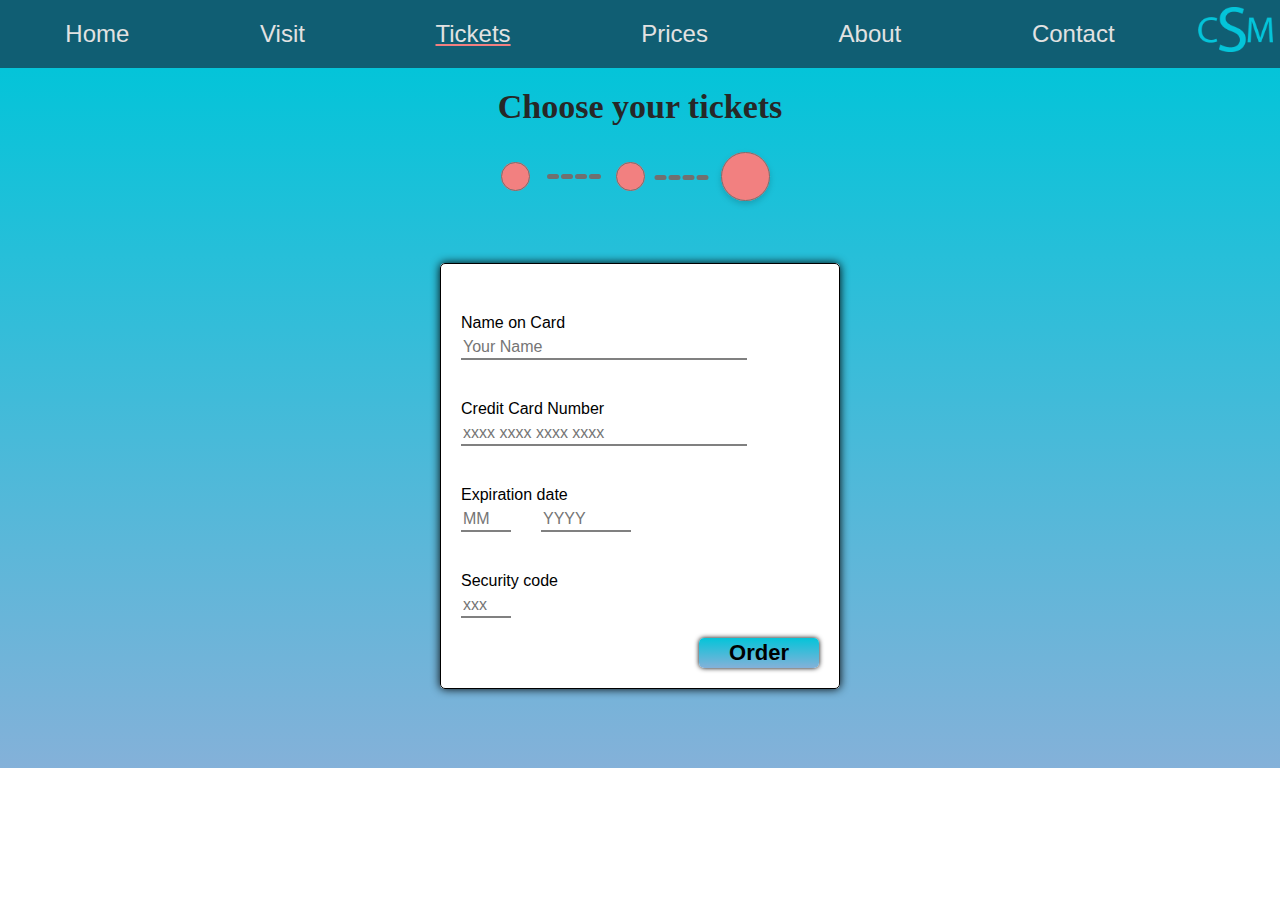
<file: tickets_3.html>
<!DOCTYPE html>
<html lang="en">
    <head>
        <meta charset="utf-8">
        <meta name="keywords" content="Community, science, museum, tech, technology, family, kids">
        <meta name="description" content="Get your tickets">
        <meta name="viewport" content="width=device-width, initial-scale=1.0">
        <title>Tickets</title>
        <link href="https://cdnjs.cloudflare.com/ajax/libs/font-awesome/5.12.1/css/all.min.css" rel="stylesheet">
        <link rel="stylesheet" href="styles.css">
    </head>
    <body>
        <header class="header">
            <label class="hamburger__icon" for="hamburger-menu"><i class="fas fa-bars"></i></label>
            <input type="checkbox" id="hamburger-menu">
            <a href="index.html"><img class="logo" src="images/logo-footer.png" alt="A logo of the letters: CSM"></a>
            <nav>
                <ul>
                    <a href="index.html"><li>Home</li></a>
                    <a href="visit.html"><li>Visit</li></a>
                    <a class="ul-active" href="tickets.html"><li>Tickets</li></a>
                    <a href="prices.html"><li>Prices</li></a>
                    <a href="about.html"><li>About</li></a>
                    <a href="contact.html"><li>Contact</li></a>
                </ul>
            </nav>
        </header>
        <main class="ticketsPage">
            <section class="tickets__form-container" id="ticketsAnchor3">
                <h2>Choose your tickets</h2>
                <div><img src="images/progress-3.svg" alt="Vector image of a 'progress bar'" usemap="#progress-circle3"></div>
                <map name="progress-circle3">
                    <area target="_self" alt="Progress Bar" title="Progress Bar" href="tickets.html#ticketsAnchor" coords="1,11,31,50" shape="rect">
                    <area target="_self" alt="Progress Bar" title="Progress Bar" href="tickets_2.html#ticketsAnchor2" coords="110,10,149,51" shape="rect">
                    <area target="_self" alt="Progress Bar" title="Progress Bar" href="tickets_3.html#ticketsAnchor3" coords="215,2,275,59" shape="rect">
                </map>
                <form>
                    <fieldset class="tickets__form tickets__form-3">
                        <label for="nameOnCard">Name on Card</label>
                        <input type="text" name="nameOnCard" placeholder="Your Name" id="nameOnCard">
                        <label for="creditCardNumber">Credit Card Number</label>
                        <input type="text" name="creditCardNumber" placeholder="xxxx xxxx xxxx xxxx" id="creditCardNumber">
                        <label for="expirationDate-month">Expiration date</label>
                        <input type="text" name="expirationDate-month" placeholder="MM" id="expirationDate-month">
                        <span class="extraSpace"></span>
                        <input type="text" name="expirationDate-year" placeholder="YYYY" id="expirationDate-year">
                        <span class="extraSpace2"></span>
                        <label for="securityCode">Security code</label>
                        <input type="text" name="secutityCode" placeholder="xxx" id="securityCode">
                        <div class="extraSpace3"></div>
                        <a href=""><input class="button button-ticketsForm button-ticketsForm-3" type="button" value="Order"></a>
                    </fieldset>
                </form>
            </section>  
        </main>
    </body>
</html>
</file>
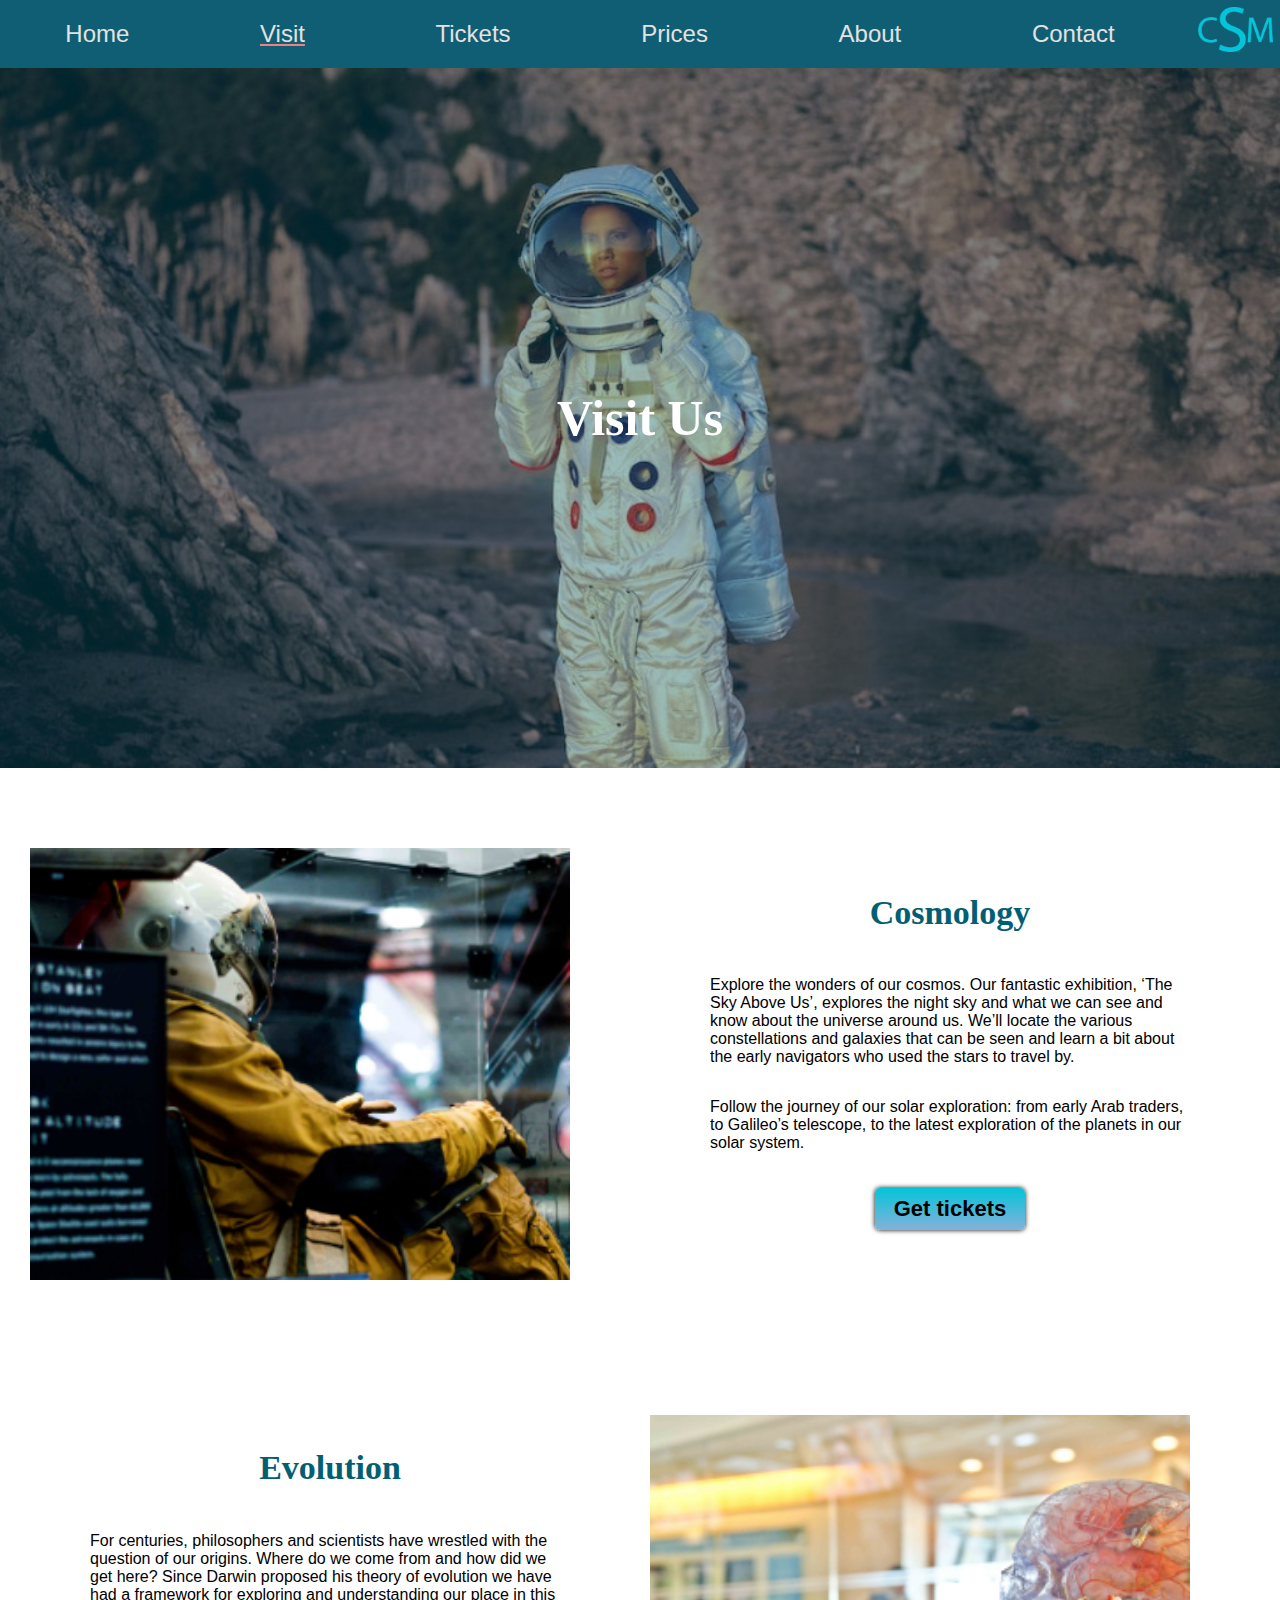
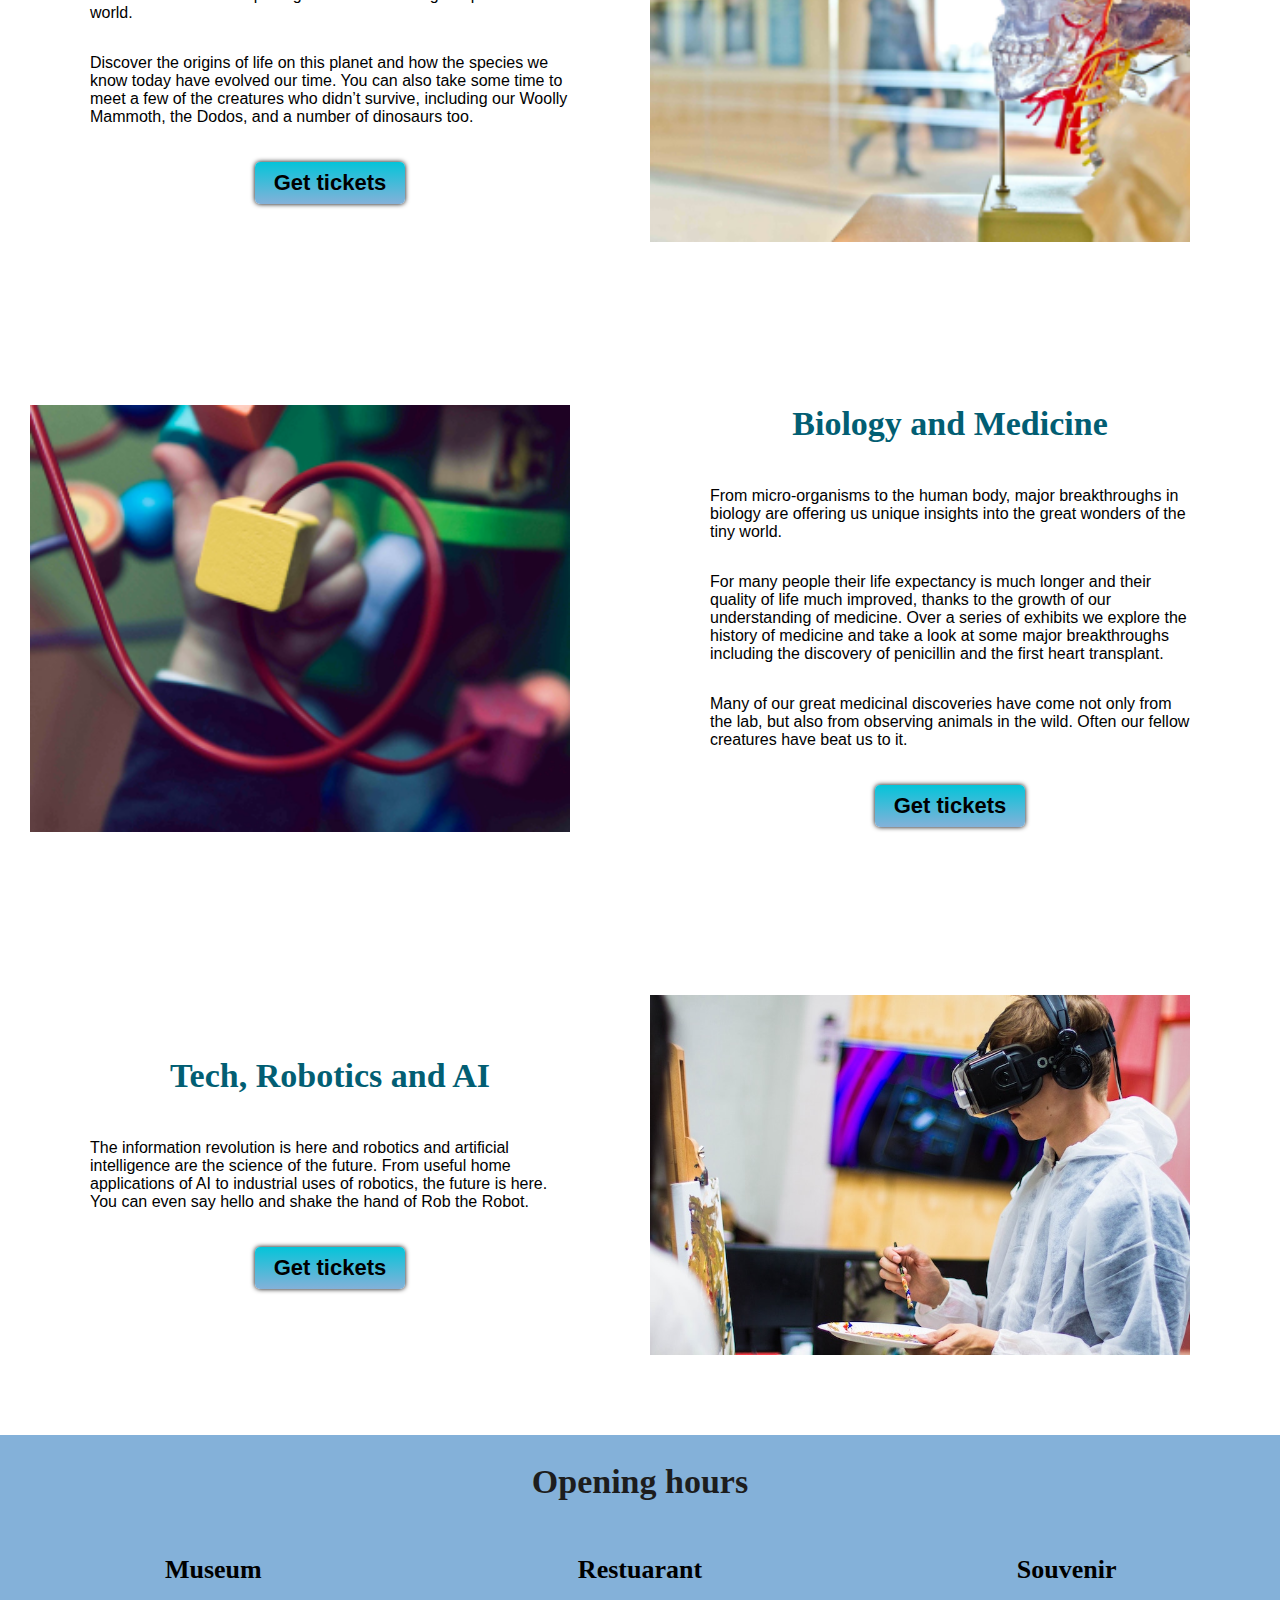
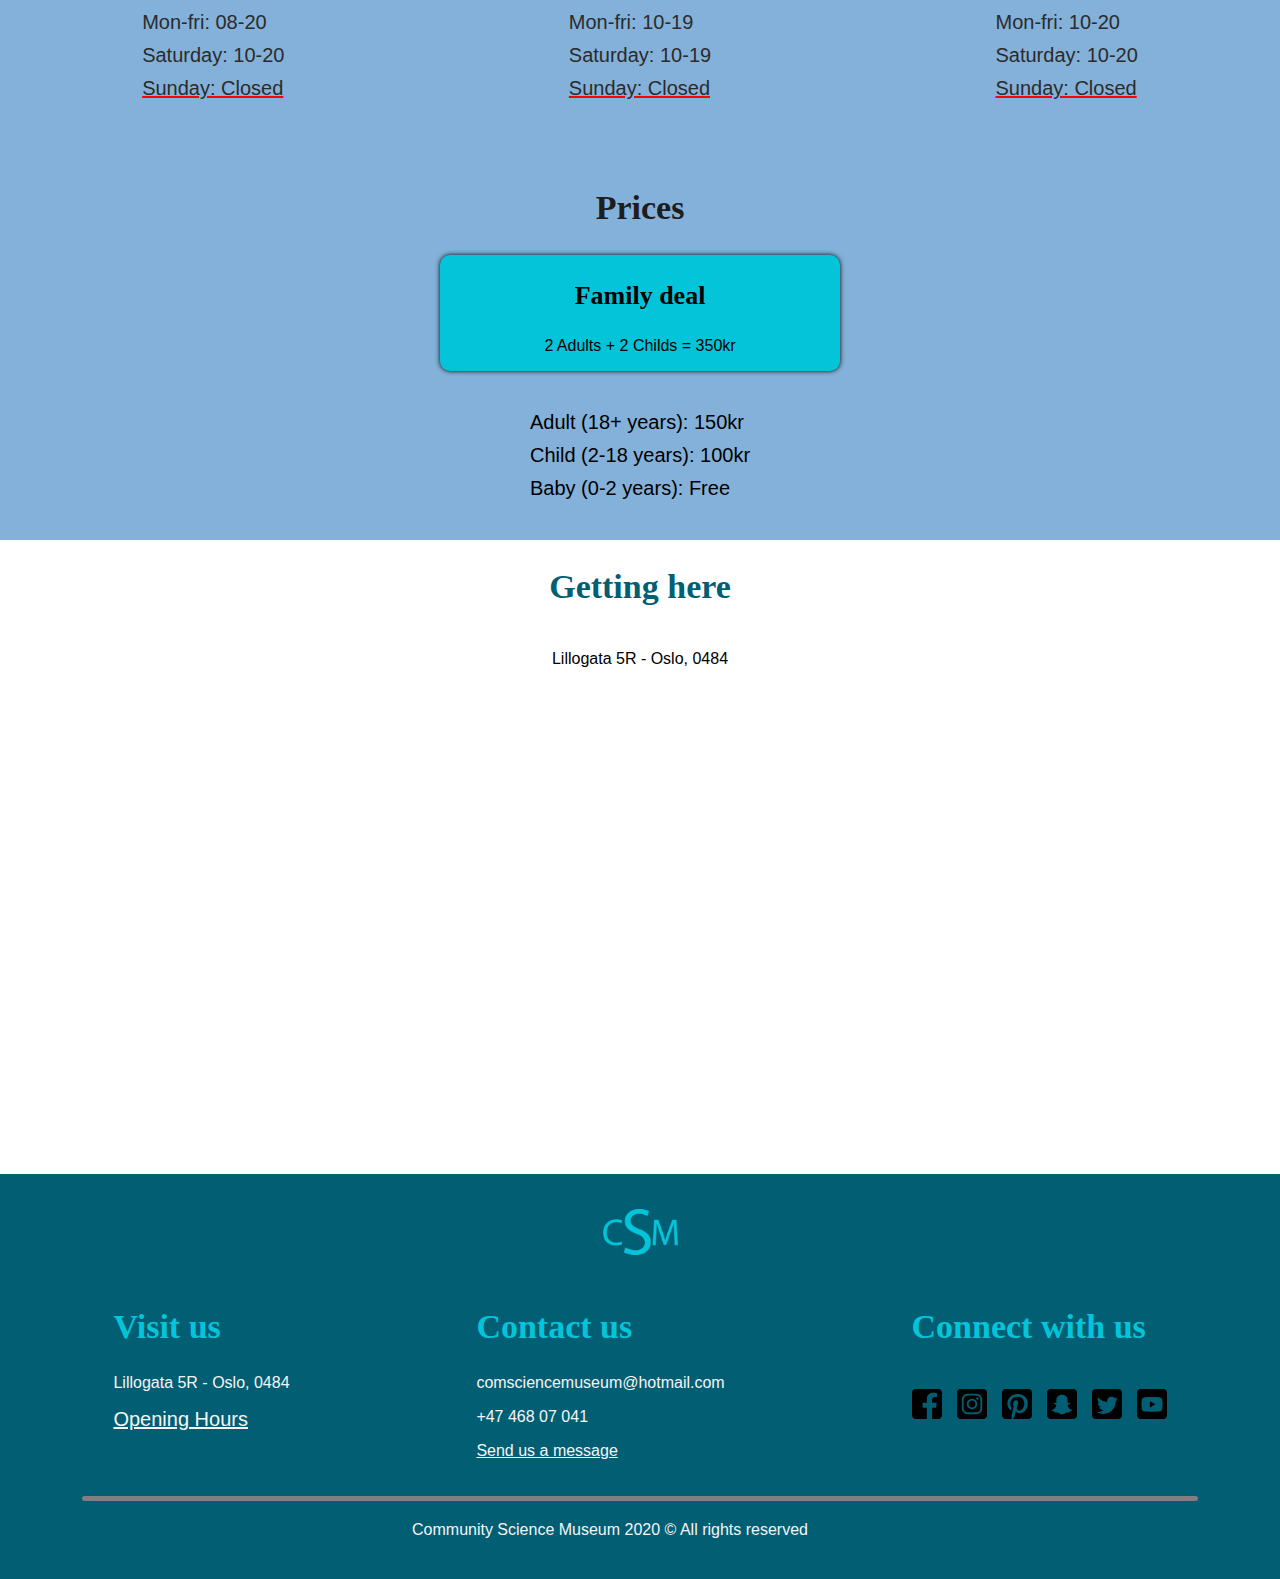
<file: visit.html>
<!DOCTYPE html>
<html lang="en">
    <head>
        <meta charset="utf-8">
        <meta name="keywords" content="Community, science, museum, tech, technology, family, kids">
        <meta name="description" content="Visit us">
        <meta name="viewport" content="width=device-width, initial-scale=1.0">
        <title>Visit</title>
        <link href="https://cdnjs.cloudflare.com/ajax/libs/font-awesome/5.12.1/css/all.min.css" rel="stylesheet">
        <link rel="stylesheet" href="styles.css">
    </head>
    <body>
        <header class="header">
            <label class="hamburger__icon" for="hamburger-menu"><i class="fas fa-bars"></i></label>
            <input type="checkbox" id="hamburger-menu">
            <a href="index.html"><img class="logo" src="images/logo-footer.png" alt="A logo of the letters: CSM"></a>
            <nav>
                <ul>
                    <a href="index.html"><li>Home</li></a>
                    <a class="ul-active" href="visit.html"><li>Visit</li></a>
                    <a href="tickets.html"><li>Tickets</li></a>
                    <a href="prices.html"><li>Prices</li></a>
                    <a href="about.html"><li>About</li></a>
                    <a href="contact.html"><li>Contact</li></a>
                </ul>
            </nav>
        </header>
        <main>
            <section class="topPage topPage-visit">
                <h1>Visit Us</h1>
            </section>
            <section class="exhibition">
                <img id="cosmologyAnchor" src="images/Boy-in-a-spacesuit.png" alt="Boy in a spacesuit">
                <h2>Cosmology</h2>
                <div class="exhibition__text">
                    <p>Explore the wonders of our cosmos. Our fantastic exhibition, ‘The Sky Above Us’, explores the night sky and what we can see and know about the universe around us. We’ll locate the various constellations and galaxies that can be seen and learn a bit about the early navigators who used the stars to travel by.</p>

                    <p>Follow the journey of our solar exploration: from early Arab traders, to Galileo’s telescope, to the latest exploration of the planets in our solar system.</p>
                </div>
                <a href="tickets.html#ticketsAnchor"><input class="button button-small" type="button" name="" value="Get tickets"></a>
                <div class="redHR redHR__exhibition"></div>
            </section>
            <section class="exhibition exhibition-2">
                <img id="evolutionAnchor" src="images/transparant-skull.png" alt="Transparant skull">
                <h2>Evolution</h2>
                <div class="exhibition__text">
                    <p>For centuries, philosophers and scientists have wrestled with the question of our origins. Where do we come from and how did we get here? Since Darwin proposed his theory of evolution we have had a framework for exploring and understanding our place in this world.</p>

                    <p>Discover the origins of life on this planet and how the species we know today have evolved our time. You can also take some time to meet a few of the creatures who didn’t survive, including our Woolly Mammoth, the Dodos, and a number of dinosaurs too.</p>
                </div>
                <a href="tickets.html#ticketsAnchor"><input class="button button-small" type="button" name="" value="Get tickets"></a>
                <div class="redHR redHR__exhibition"></div>
            </section>
            <section class="exhibition">
                <img id="bioMedAnchor" src="images/pfycics-toy.png" alt="Childs hand playing with a toy">
                <h2>Biology and Medicine</h2>
                <div class="exhibition__text">
                    <p>From micro-organisms to the human body, major breakthroughs in biology are offering us unique insights into the great wonders of the tiny world.</p>

                    <p>For many people their life expectancy is much longer and their quality of life much improved, thanks to the growth of our understanding of medicine. Over a series of exhibits we explore the history of medicine and take a look at some major breakthroughs including the discovery of penicillin and the first heart transplant.</p>

                    <p>Many of our great medicinal discoveries have come not only from the lab, but also from observing animals in the wild. Often our fellow creatures have beat us to it.</p>
                </div>
                <a href="tickets.html#ticketsAnchor"><input class="button button-small" type="button" name="" value="Get tickets"></a>
                <div class="redHR redHR__exhibition"></div>
            </section>
            <section class="exhibition exhibition-2">
                <img id="techRobAnchor" src="images/paint-vr.jpg" alt="Childs hand playing with a toy">
                <h2>Tech, Robotics and AI</h2>
                <div class="exhibition__text">
                    <p>The information revolution is here and robotics and artificial intelligence are the science of the future. From useful home applications of AI to industrial uses of robotics, the future is here. You can even say hello and shake the hand of Rob the Robot.</p>
                </div>
                <a href="tickets.html#ticketsAnchor"><input class="button button-small" type="button" name="" value="Get tickets"></a>
            </section>
            <section class="visit__info" id="openingHours">
                <section class="openHours">
                    <h2 id="openHoursAnchor">Opening hours</h2>
                    <div>
                        <h3>Museum</h3>
                        <ul>
                            <li>Mon-fri: 08-20</li>
                            <li>Saturday: 10-20</li>
                            <li>Sunday: Closed</li>
                        </ul>
                    </div>
                    <div>
                        <h3>Restuarant</h3>
                        <ul>
                            <li>Mon-fri: 10-19</li>
                            <li>Saturday: 10-19</li>
                            <li>Sunday: Closed</li>
                        </ul>
                    </div>
                    <div>
                        <h3>Souvenir</h3>
                        <ul>
                            <li>Mon-fri: 10-20</li>
                            <li>Saturday: 10-20</li>
                            <li>Sunday: Closed</li>
                        </ul>
                    </div>
                </section>
                <section class="prices">
                    <h2>Prices</h2>
                    <div class="familyDeal">
                        <h3>Family deal</h3>
                        <p>2 Adults + 2 Childs = 350kr</p>
                    </div>
                    <ul>
                        <li>Adult (18+ years): 150kr</li>
                        <li>Child (2-18 years): 100kr</li>
                        <li>Baby (0-2 years): Free</li>
                    </ul>
                </section>
            </section>
            <section class="visit__map">
                <h2>Getting here</h2>
                <p>Lillogata 5R - Oslo, 0484</p>
                <iframe class="map" src="https://www.google.com/maps/embed?pb=!1m18!1m12!1m3!1d1998.2875544685578!2d10.767908716097175!3d59.94396338187808!2m3!1f0!2f0!3f0!3m2!1i1024!2i768!4f13.1!3m3!1m2!1s0x46416e179f57bd0b%3A0x4d43438bca0be47b!2sLillogata%205R%2C%200484%20Oslo!5e0!3m2!1sen!2sno!4v1610228168311!5m2!1sen!2sno" width="600" height="450" frameborder="0" style="border:0;" allowfullscreen="" aria-hidden="false" tabindex="0"></iframe>
            </section>
        </main>
        <footer class="footer">
            <a href="index.html"><img class="logo logo__footer" src="images/logo-footer.png" alt="A logo of the letters: CSM"></a>
            <div class="redHR redHR__footer"></div>
            <section class="footer__visit">
                <h2>Visit us</h2>
                <p>Lillogata 5R - Oslo, 0484</p>
                <a href="visit.html#openHoursAnchor">Opening Hours</a>
            </section>
            <section class="footer__contact">
                <h2>Contact us</h2>
                <p>comsciencemuseum@hotmail.com</p>
                <p>+47 468 07 041</p>
                <a href="contact.html#contactAnchor"><p>Send us a message</p></a>
            </section>
            <section class="footer__connect">
                <h2>Connect with us</h2>
                <ul class="footer__socialMedia">
                    <li><a href=""><img src="images/facebook.svg" alt="Facebook logo"></a></li>
                    <li><a href=""><img src="images/instagram.svg" alt="Instagram logo"></a></li>
                    <li><a href=""><img src="images/pinterest.svg" alt="Pinterest logo"></a></li>
                    <li><a href=""><img src="images/snapchat.svg" alt="Snapchat logo"></a></li>
                    <li><a href=""><img src="images/twitter.svg" alt="Twitter logo"></a></li>
                    <li><a href=""><img src="images/youtube.svg" alt="Youtube logo"></a></li>
                </ul>
            </section>
            <div class="greyHR"></div>
            <section class="footer__rights">
                <p>Community Science Museum 2020 © All rights reserved</p>
            </section>
        </footer>
    </body>
</html>
</file>
<file: styles.css>
/* Color Palette
#04C4D9 - Blue
#025E73 - Dark blue
#84B1D9 - Light blue
#F28080 - Red
#F5F5F5 - Light white
#1D1D1D - Light black

linear-gradient(#04C4D9, #84B1D9) - Blue/Dark blue
linear-gradient(#63EFFF, #D1E9FF) - Lighter Blue/Dark blue
*/


/*----------------------GLOBAL----------*/
/*--------Global----------*/
body, header, main, footer, ul{
    margin: 0px;
    padding: 0px;
}

h1{
    color: white;
    font-size: 2.5em;
}
h2{
    color: #025E73;
    font-size: 1.7em;
    text-align: center;
}
h3{
    font-size: 1.3em;
    text-align: center;
}
*{
    box-sizing: border-box
}
p, input{
    font-size: 16px;
}
label{
    font-size: 0.8em;
}

body{
    font-family: proxima-nova,"Helvetica Neue",Helvetica,Roboto,Arial,sans-serif;
}
h1, h2, h3{
    font-family: "Playfair Display",Georgia,Times,"Times New Roman",serif;
}
/*--------HR----------*/
.redHR{
    height: 5px;
    width: 150px;
    background-color: #F28080;
    border-radius: 100px;
}
/*--------Buttons----------*/
.button{
    border-radius: 5px;
    height: 52px;
    width: 180px;
    background: linear-gradient(#04C4D9, #84B1D9);
    border: 0;
    font-family: 'Raleway', sans-serif;
    font-size: 22px;
    font-weight: bolder;
    box-shadow: 0px 0px 5px;
    margin: 20px;
    cursor: pointer;
    -webkit-appearance: none;
    text-align: center;
    outline: none;
}
.button-small{
    width: 150px;
    height: 42px;
}
.button:hover{
    background: linear-gradient(#63EFFF, #D1E9FF);
}
.button:active{
    background: linear-gradient(#037F8C, #56738C);
}
/*--------Header----------*/
.header{
    position: relative;
}
.logo{
    width: 60px;
    float: right;
    position: absolute;
    right: 0px;
    margin: 7px;
}
/*--------Navbar----------*/
nav {
    display: none;
}
nav > ul{
    background: linear-gradient(#04C4D9, #84B1D9);
    margin: 0;
    list-style-type: none;
    padding: 0;
}
nav > ul li{
    padding: 10px 0 10px 40px;
}
nav ul a{
    text-decoration: none;
    font-size: 1.2em;
    color: black;
}
nav ul li:hover{
    background: #0490B0;
    color: #FF5000;
}
nav ul li:active{
    color: #84B1D9;
}
.hamburger__icon{
    font-size: 40px;
    position: relative;
    left: 9px;
    top: 5px;
    cursor: pointer;
}
#hamburger-menu{
    display: none;
}
#hamburger-menu:checked ~ nav {
    display: block;
}
.ul-active{
    text-decoration: underline;
    text-decoration-color: #F28080;
}

/*--------Flexbox----------*/
.topPage, .category, .checkUsOut, .exhibition, .exhibition__text, .openHours, .prices, .visit__map, .tickets__form-container > div, .tickets__form, .tickets__form-3, .history, .about__article, .contact__form{
    display: flex;
    display:-webkit-flex;
    flex-direction: column;
    justify-content: center;
    align-items: center;
}
/*--------Top Page----------*/
.topPage{
    background-image: url(images/Group%207.png);
    background-size: cover;
    background-repeat: no-repeat;
    height: 500px;
}
.topPage__h1, .topPage__h2{
    text-align: center;
}

/*--------Footer----------*/
.footer{
    background-color: #025E73;
    padding-left: 60px;    
}
.footer h2{
    text-align: left;
    color: #04C4D9;
}
.footer p{
    color: #f5f5f5;
}
.footer a{
    color: #f5f5f5;
}
.logo__footer{
    float: none;
    position: relative;
    margin: 15px 0;
}
.redHR__footer{
    margin-left: auto;
    position: absolute;
    left: 0px;
}
.greyHR{
    height: 5px;
    width: 90%;
    background-color: grey;
    border-radius: 100px;
    margin: 20px 0;
}
.footer__rights{
    margin-left: -60px;
    width: auto;
    text-align: center;
}
.footer__rights p{
    margin: 0;
    padding-bottom: 20px;
}
.footer__socialMedia{
    display: flex;
    display:-webkit-flex;
    list-style-type: none;
}
.footer__socialMedia li img{
    width: 30px;
    margin: 15px 15px 15px 0;
}
.footer__socialMedia li:last-child img{
    margin-right: 0px;
}
/*----------------------HOME PAGE----------*/
/*--------Top Page----------*/
.topPage-home h2{
    color: white;
}
/*--------Special Deal----------*/

.specialDeal a{
    text-decoration: none;
}
.specialDeal__container{
    background: #84B1D9;
    height: 100px;
    display: flex;
    display:-webkit-flex;
    justify-content: space-between;
    align-items: center;
    transition: background 0.3s;
}
.specialDeal__container:hover{
    background: #05E6FF;
    cursor: pointer;
}
.specialDeal__container:active{
    background: #04ADBF;
    transition: none;
}
.specialDeal p{
    font-size: 1.3em;
    margin-left: 20px;
}
.specialDeal img{
    position: absolute;
    right: 0px;
    width: 30px;
    margin-right: 50px;
}

/*--------Category----------*/
.category{
    position: relative;
    padding: 40px;
}
.category h2, .exhibition h2{
    color: #025E73;
}
.category h2, .category a{
    flex: 100%;
    text-align: center;
}
.category img{
    height: 250px;
    width: 300px;
}
.redHR__category{
    position: absolute;
    left: -10px;
    bottom: 10px;
}
/*--------Check us out----------*/
.checkUsOut{
    background-color: #84B1D9;
}
.checkUsOut p, .checkUsOut h2, .checkUsOut ul{
    flex: 100%;
    text-align: center;
    color: #1d1d1d;
}
.checkUsOut a{
    margin-bottom: 40px;
}
.checkUsOut > img{
    width: 70%;
    max-width: 500px;
    margin-bottom: 50px;

}
.redHR__checkUsOut{
    margin-right: auto;
    position: relative;
    right: 10px;
}

/*----------------------VISIT----------*/
/*--------Hero Image----------*/
.topPage-visit{
    background-image:url(images/Group%205.png);
    align-items: center;
}

/*--------Exhibition----------*/
.exhibition{
    margin: 80px 40px;
}
.exhibition img{
    height: 250px;
    width: 300px;
}
.exhibition p{
    max-width: 80%;
}
.redHR__exhibition{
    width: 250px;
    margin-top: 50px;
}

/*--------Open Hours----------*/
.openHours{
    padding-bottom: 50px;
}
.openHours h2{
    color: #1d1d1d;
}
.openHours ul{
    list-style-type: none;
}
.openHours ul li{
    color: #2b2b2b;
    margin: 10px;
}
.openHours ul li:last-child{
    text-decoration: underline;
    text-decoration-color: red;
}

/*--------Prices----------*/
.visit__info{
    background: #84B1D9;
}
.prices h2{
    color: #1d1d1d;
}
.prices ul{
    list-style-type: none;
    margin: 30px;
}
.prices ul li{
    margin: 10px;
}
.familyDeal{
    background: #04C4D9;
    border-radius: 10px;
    width: 95%;
    max-width: 400px;
    box-shadow: 0px 0px 5px;
    text-align: center;
}
/*--------Google map----------*/
.map{
    width: 90%;
    height: 400px;
    margin: 30px 0 60px 0;
}



/*----------------------TICKETS PAGE 1----------*/

/*--------Tickets Page----------*/
.ticketsPage{
    background: linear-gradient(#04C4D9, #84B1D9);

}
/*--------Top Page----------*/
.topPage-tickets{
    background-image: url(images/Group%206.png);
}
.tickets__form-container{
    height: 700px;
}
.tickets__form-container > h2{
    text-align: center;
    color: #272727;
}
/*--------Ticket Form----------*/
.tickets__form{
    position: relative;
    align-items: flex-start;
    width: 80%;
    min-height: 340px;
    margin: auto;
    padding: 10px 20px;
    border: 1px solid black;
    border-radius: 5px;
    box-shadow: 0 0 10px;
    background: white;
}
.tickets__form label{
    margin: 40px 0 3px 0;
}
.hintBox__text{
    display: none;
}
.hintBox{
    display: none;
}
.hintbox-mobile{
    position: relative;
}
.hintbox__label{
    position: absolute;
    left: 80px;
    top: -60px;
    border: 1px solid black;
    border-radius: 10px;
    padding: 2px 7px;
    background: lightblue;
    font-size: 15px;
}
#hintbox:checked ~ .hintbox__label{
    background: #F28080;
}
#hintbox:checked ~ .hintbox__text::after {
    content: "1 Family ticket = 2 Children tickets and 2 Adults tickets";
}

.visually-hidden {
    position: absolute;
    left: 50px;
    width: 50px;
    opacity: 0;
}

.button-ticketsForm{
    border-radius: 5px;
    height: 30px;
    width: 120px;
    margin: 50px 0 20px 0;
}
.tickets__form a{
    margin-left: auto;
}
.tickets__form select{
    border: 2px solid grey;
    border-radius: 5px;
    width: 55px;
    font-size: 1em;
}
.tickets__form > input{
    border: 2px solid grey;
    border-radius: 5px;
    height: 25px;
}
.prices-tickets{
    background: white;
}

/*----------------------TICKETS PAGE 2----------*/
.ticketsPage h2{
    margin: 0;
    padding: 20px;
}
.tickets__form-container form{
    padding-top: 50px;
}
.tickets__form-2 > input, .tickets__form-3 > input{
    width: 80%;
    border-top: 0px;
    border-right: 0px;
    border-left: 0px;
    border-radius: 0px;
    outline: none;   
    transition: all 0.3s;
}
.tickets__form-2 > input:focus, .tickets__form-3 > input:focus{
    border-bottom: 4px solid #F28080;
    width: 100%;

}
.button-ticketsForm-2{
    margin: 30px 0 20px 60px;
}

/*----------------------TICKETS PAGE 3----------*/
.tickets__form-3{
    flex-direction: row;
    flex-wrap: wrap;
    justify-content: flex-start;
}
.tickets__form-3 > label{
    flex: 100%;
}
#expirationDate-month, #securityCode{
    width: 50px;
}

#expirationDate-year{
    width: 90px;
}
#expirationDate-month:focus, #securityCode:focus{
    width: 70px;
}

#expirationDate-year:focus{
    width: 120px;
}
.extraSpace{
    width: 30px;
}
.extraSpace2{
    flex: 20%;
}
.extraSpace3{
    flex: 100%;
}
.tickets__form-3 input:last-child{
    height: 30px;
    margin: 20px 0 10px auto;
    width: 120px;
}

/*----------------------PRICES----------*/
/*--------Hero Image----------*/
.topPage-prices{
    background-image:url(images/Group-14.jpg);
    align-items: center;
}



/*----------------------ABOUT----------*/
/*--------Top Page----------*/
.topPage-about{
    background-image: url(images/Group%203.png);
}
.about__img{
    width: 60%;
}
.about__article p{
    max-width: 70%;
    font-size: 0.8em;
}



/*----------------------CONTACT----------*/
.contact{
    background: linear-gradient(#04C4D9, #84B1D9);
    padding-bottom: 100px;
}

/*--------Top Page----------*/
.topPage-contact{
    background-image: url(images/Group%204.png);
}


/*--------Contact Form----------*/
.contact__form{
    width: 80%;
    border: 2px solid black;
    border-radius: 5px;
    padding: 20px;
    background: white;
    margin: auto;
    margin-top: 90px;
}
.contact__form ul{
    list-style-type: none;
    text-align: center;
}
.contact__form ul li{
    margin: 17px;

}
.contact__form-input{
    width: 80%;
    height: 36px;
    margin: 10px 0;
    border: 1.5px solid black;
    border-radius: 5px;
}
.contact__form-message{
    height: 100px;
    resize: none;
}
.button-contactForm{
    box-shadow: 0px 0px 3px;
}


/*----------------------MEDIA QUERIES----------*/
@media only screen and (min-width: 600px){


    /*----------------------GLOBAL----------*/
    body{
        font-size: 18px;
    }
    .logo{
        width: 75px;
    }
    .redHR{
        width: 100%;
        opacity: 0;
    }
    .redHR__footer {
        position: relative;
    }
    .footer{
        display: flex;
        flex-wrap: wrap;
        justify-content: space-around;
        padding: 20px;
    }
    /*---Navigation----------*/

    .hamburger__icon{
        display: none;
    }
    nav{
        display: block;
    }
    nav ul{
        display: flex;
        justify-content: space-around;
        padding-right: 100px;
        background: #105e73;
    }
    nav ul li{
        padding: 20px 10px;
        color: #e2e2e2;
        transition: 0.3s color;
    }
    nav ul li:hover{
        background: none;
        color: #FF5000;
    }
    nav ul li:active{
        transition: none;
        background: none;
        color: #84B1D9;
    }

    /*----------------------HOME PAGE and VISIT----------*/
    .topPage{
        background-image: url(images/rover.jpg);
    }
    .topPage-visit{
        background-image: url(images/space-woman.jpg);
    }
    .specialDeal__container{
        justify-content: center;
    }
    .specialDeal p{
        font-size: 2.3em;
    }
    .category, .exhibition{
        display: grid;
        grid-template-columns: 50% 50%;
        grid-template-rows: 1fr auto 1fr;
        column-gap: 20px;
    }
    .category img, .exhibition img{
        grid-row-start: 1;
        grid-row-end: 4;
        height: auto;
        width: 90%;
    }
    .category h2, .exhibition h2{
        grid-area: 1 / 2 / 2 / 3;
        align-self: end;
    }
    .category p, .exhibition p{
        grid-area: 2 / 2 / 3 / 3;
        text-align: center;
        justify-self: center;
        width: 80%;
    }
    .category a, .exhibition a{
        grid-area: 3 / 2 / 4 / 3;
        align-self: start;
        justify-self: center;
    }
    .category-2 img, .exhibition-2 img{
        grid-column: 2 / 3;     
    }
    .category-2 h2, .exhibition-2 h2{
        grid-column: 1 / 2;
    }
    .category-2 p, .exhibition-2 p{
        grid-column: 1 / 2;
    }
    .category-2 a, .exhibition-2 a{
        grid-column: 1 / 2;
    }
    .exhibition p{
        text-align: start;
    }
    .exhibition__text{
        display: flex;
        flex-wrap: wrap;
        justify-content: center;
    }
    .openHours{
        display: flex;
        flex-wrap: wrap;
        flex-direction: row;
        justify-content: space-around;
    }
    .openHours h2{
        flex: 100%;
    }
    /*--------------------------------*/

    /*----------------------TICKETS----------*/
    .tickets__form{
        max-width: 400px;
    }
    .topPage-tickets{
        background-image: url(images/lab-people.jpg);
    }
    .hintbox-mobile{
        display: none;
    }
    .hintBox{
        display: block;
        position: absolute;
        left: 110px;
        width: 1.25em;
        text-align: center;
        border: 1px solid black;
        border-radius: 50px;
        background: lightblue;
    }
    .hintBox__text{
        display: block;
        visibility: hidden;
        width: 250px;
        background-color: #555;
        color: #fff;
        text-align: center;
        padding: 5px 0;
        border-radius: 6px;
        position: absolute;
        z-index: 1;
        bottom: 125%;
        left: 50%;
        margin-left: -60px;
        opacity: 0;
        transition: opacity 0.3s;
    }
    .hintBox:hover .hintBox__text{
        visibility: visible;
        opacity: 1;
    }
    /*----------------------PRICES----------*/
    .topPage-prices{
        background-image: url(images/globus.jpg);
    }
    /*----------------------ABOUT----------*/
    .topPage-about{
        background-image: url(images/reagent-tubes.jpg);
    }
    .about__article p{
        font-size: 1em;
    }
    /*----------------------CONTACT----------*/
    .topPage-contact{
        background-image: url(images/universe.jpg);
    }

    .contact__form{
        max-width: 600px;
    }


}


@media only screen and (min-width: 1024px) and (max-width: 1439px){
    .topPage{
        height: 700px;
    }
    body{
        font-size: 20px;
    }
    .hintBox{
        left: 120px;
    }
}

@media only screen and (min-width: 1439px){
    .topPage{
        height: 1000px;
    }
    body{
        font-size: 24px;
    }
    .hintBox{
        left: 140px;
    }
}
</file>
